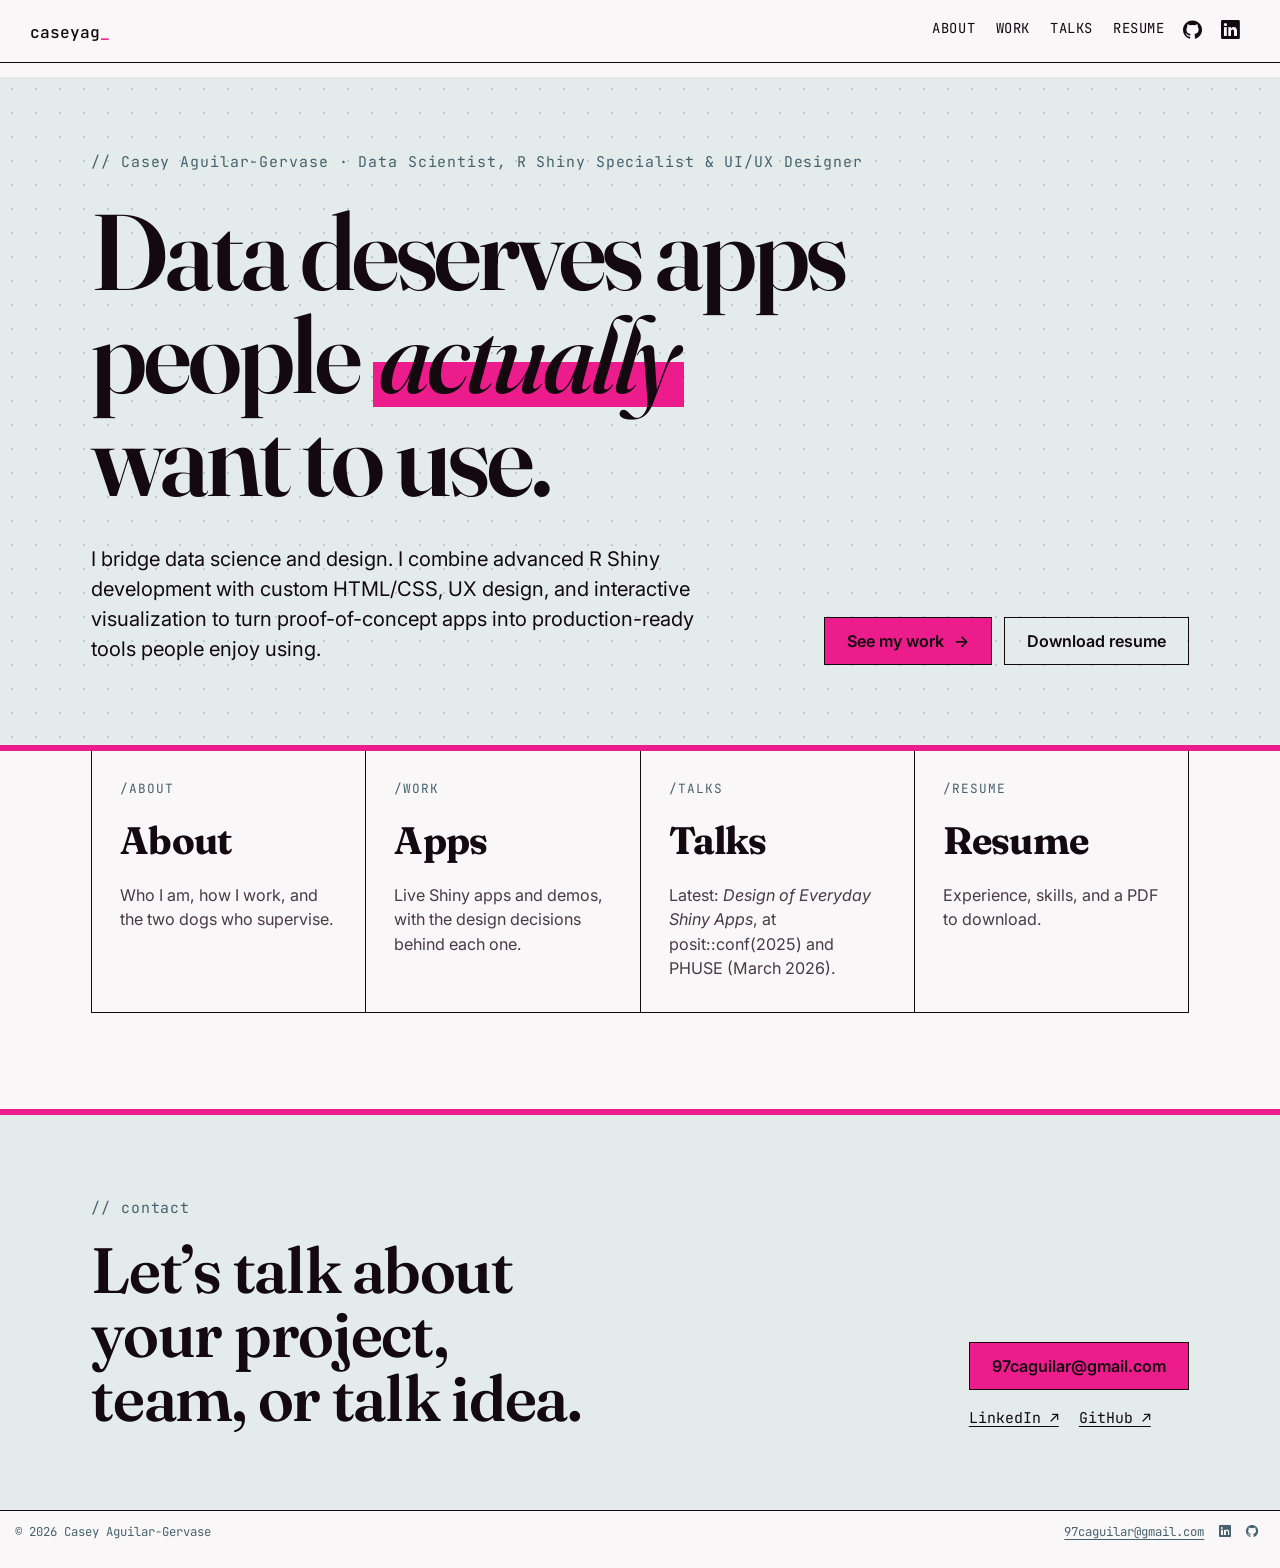
<file: index.html>
<!DOCTYPE html>
<html xmlns="http://www.w3.org/1999/xhtml" lang="en" xml:lang="en"><head>

<meta charset="utf-8">
<meta name="generator" content="quarto-1.10.18">

<meta name="viewport" content="width=device-width, initial-scale=1.0, user-scalable=yes">

<meta name="description" content="Data deserves apps people actually want to use. Data scientist, R Shiny specialist and UI/UX designer in the Indianapolis area.">

<title>Casey Aguilar-Gervase · Data Scientist, R Shiny Specialist &amp; UI/UX Designer – Casey Aguilar-Gervase</title>
<style>
/* Default styles provided by pandoc.
** See https://pandoc.org/MANUAL.html#variables-for-html for config info.
*/
span.smallcaps{font-variant: small-caps;}
div.columns{display: flex; gap: 1.5em;}
div.column{flex: auto;}
@media screen {
div.columns{gap: min(4vw, 1.5em);}
div.column{overflow-x: auto;}
}
div.hanging-indent{margin-left: 1.5em; text-indent: -1.5em;}
ul.task-list{list-style: none;}
ul.task-list li input[type="checkbox"] {
  width: 0.8em;
  margin: 0 0.8em 0.2em -1em; /* quarto-specific, see https://github.com/quarto-dev/quarto-cli/issues/4556 */ 
  vertical-align: middle;
}
</style>


<script src="site_libs/quarto-nav/quarto-nav.js"></script>
<script src="site_libs/quarto-nav/headroom.min.js"></script>
<script src="site_libs/clipboard/clipboard.min.js"></script>
<script src="site_libs/quarto-html/quarto.js" type="module"></script>
<script src="site_libs/quarto-html/tabsets/tabsets.js" type="module"></script>
<script src="site_libs/quarto-html/popper.min.js"></script>
<script src="site_libs/quarto-html/tippy.umd.min.js"></script>
<link href="site_libs/quarto-html/tippy.css" rel="stylesheet">
<link href="site_libs/quarto-html/quarto-syntax-highlighting-1467d80fe4a85ae7b6447036962995b9.css" rel="stylesheet" id="quarto-text-highlighting-styles">
<script src="site_libs/bootstrap/bootstrap.min.js"></script>
<link href="site_libs/bootstrap/bootstrap-icons.css" rel="stylesheet">
<link href="site_libs/bootstrap/bootstrap-c8d68ef37a1523f3a9774d9511a1f5e9.min.css" rel="stylesheet" append-hash="true" id="quarto-bootstrap" data-mode="light">
<script id="quarto-search-options" type="application/json">{
  "language": {
    "search-no-results-text": "No results",
    "search-matching-documents-text": "matching documents",
    "search-copy-link-title": "Copy link to search",
    "search-hide-matches-text": "Hide additional matches",
    "search-more-match-text": "more match in this document",
    "search-more-matches-text": "more matches in this document",
    "search-clear-button-title": "Clear",
    "search-text-placeholder": "",
    "search-detached-cancel-button-title": "Cancel",
    "search-submit-button-title": "Submit",
    "search-label": "Search"
  }
}</script>
<style>html{ scroll-behavior: smooth; }</style>


<meta property="og:title" content="Casey Aguilar-Gervase · Data Scientist, R Shiny Specialist &amp; UI/UX Designer">
<meta property="og:description" content="Data deserves apps people actually want to use. Data scientist, R Shiny specialist and UI/UX designer in the Indianapolis area.">
<meta property="og:image" content="https://caseyag.co/images/social-card.png">
<meta property="og:site_name" content="Casey Aguilar-Gervase">
<meta property="og:image:alt" content="Casey Aguilar-Gervase, Data Scientist, R Shiny Specialist &amp; UI/UX Designer">
<meta property="og:image:height" content="630">
<meta property="og:image:width" content="1200">
<meta name="twitter:title" content="Casey Aguilar-Gervase · Data Scientist, R Shiny Specialist &amp; UI/UX Designer">
<meta name="twitter:description" content="Data deserves apps people actually want to use. Data scientist, R Shiny specialist and UI/UX designer in the Indianapolis area.">
<meta name="twitter:image" content="https://caseyag.co/images/social-card.png">
<meta name="twitter:image:alt" content="Casey Aguilar-Gervase, Data Scientist, R Shiny Specialist &amp; UI/UX Designer">
<meta name="twitter:card" content="summary_large_image">
<meta name="twitter:image-height" content="630">
<meta name="twitter:image-width" content="1200">
</head>

<body class="nav-fixed fullcontent quarto-light">

<div id="quarto-search-results"></div>
  <header id="quarto-header" class="headroom fixed-top">
    <nav class="navbar navbar-expand-lg " data-bs-theme="dark">
      <div class="navbar-container container-fluid">
      <div class="navbar-brand-container mx-auto">
    <a class="navbar-brand" href="./index.html">
    <span class="navbar-title">caseyag</span>
    </a>
  </div>
          <button class="navbar-toggler" type="button" data-bs-toggle="collapse" data-bs-target="#navbarCollapse" aria-controls="navbarCollapse" role="menu" aria-expanded="false" aria-label="Toggle navigation" onclick="if (window.quartoToggleHeadroom) { window.quartoToggleHeadroom(); }">
  <span class="navbar-toggler-icon"></span>
</button>
          <div class="collapse navbar-collapse" id="navbarCollapse">
            <ul class="navbar-nav navbar-nav-scroll ms-auto">
  <li class="nav-item">
    <a class="nav-link" href="./about/index.html"> 
<span class="menu-text">About</span></a>
  </li>  
  <li class="nav-item">
    <a class="nav-link" href="./work/index.html"> 
<span class="menu-text">Work</span></a>
  </li>  
  <li class="nav-item">
    <a class="nav-link" href="./talks/index.html"> 
<span class="menu-text">Talks</span></a>
  </li>  
  <li class="nav-item">
    <a class="nav-link" href="./resume/index.html"> 
<span class="menu-text">Resume</span></a>
  </li>  
  <li class="nav-item compact">
    <a class="nav-link" href="https://github.com/caseyag" target="_blank"> <i class="bi bi-github" role="img" aria-label="GitHub">
</i> 
<span class="menu-text"></span></a>
  </li>  
  <li class="nav-item compact">
    <a class="nav-link" href="https://www.linkedin.com/in/casey-aguilar-gervase/" target="_blank"> <i class="bi bi-linkedin" role="img" aria-label="LinkedIn">
</i> 
<span class="menu-text"></span></a>
  </li>  
</ul>
          </div> <!-- /navcollapse -->
            <div class="quarto-navbar-tools">
</div>
      </div> <!-- /container-fluid -->
    </nav>
</header>
<!-- content -->
<div id="quarto-content" class="quarto-container page-layout-custom page-navbar">
<!-- sidebar -->
<!-- margin-sidebar -->
<!-- main -->




<div id="main" role="main">
<div class="hero">
<div class="wrap">
<p><span class="mono-label"><span aria-hidden="true">//</span> Casey Aguilar-Gervase · Data Scientist, R Shiny Specialist &amp; UI/UX Designer</span></p>
<section id="hero-heading" class="level1">
<h1>Data deserves apps people <span class="hl">actually</span> want to use.</h1>
<div class="hero-foot">
<p>I bridge data science and design. I combine advanced R Shiny development with custom HTML/CSS, UX design, and interactive visualization to turn proof-of-concept apps into production-ready tools people enjoy using.</p>
<div class="cta-row">
<p><a href="./work/index.html" class="btn-cta">See my work <span aria-hidden="true">→</span></a> <a href="resume/Casey-Aguilar-Gervase-Resume.pdf" class="btn-outline">Download resume</a></p>
</div>
</div>
</section>
</div>
</div>
<div class="wrap">
<nav class="tiles" aria-label="Sections">
  <a class="tile" href="about/index.html">
    <span class="tile-path" aria-hidden="true">/about</span>
    <span class="tile-name">About</span>
    <span class="tile-desc">Who I am, how I work, and the two dogs who supervise.</span>
  </a>
  <a class="tile" href="work/index.html">
    <span class="tile-path" aria-hidden="true">/work</span>
    <span class="tile-name">Apps</span>
    <span class="tile-desc">Live Shiny apps and demos, with the design decisions behind each one.</span>
  </a>
  <a class="tile" href="talks/index.html">
    <span class="tile-path" aria-hidden="true">/talks</span>
    <span class="tile-name">Talks</span>
    <span class="tile-desc">Latest: <em>Design of Everyday Shiny Apps</em>, at posit::conf(2025) and PHUSE (March 2026).</span>
  </a>
  <a class="tile" href="resume/index.html">
    <span class="tile-path" aria-hidden="true">/resume</span>
    <span class="tile-name">Resume</span>
    <span class="tile-desc">Experience, skills, and a PDF to download.</span>
  </a>
</nav>
</div>
<div id="contact" class="contact">
<div class="wrap contact-inner">
<div class="contact-text">
<p><span class="mono-label"><span aria-hidden="true">//</span> contact</span></p>
<section id="contact-heading" class="level2">
<h2 data-anchor-id="contact-heading">Let’s talk about your project, team, or talk idea.</h2>
</section>
</div>
<div class="contact-actions">
<p><a href="mailto:97caguilar@gmail.com" class="btn-cta">97caguilar@gmail.com</a></p>
<div class="contact-links">
<p><a href="https://www.linkedin.com/in/casey-aguilar-gervase/">LinkedIn <span aria-hidden="true">↗</span></a> <a href="https://github.com/caseyag">GitHub <span aria-hidden="true">↗</span></a></p>
</div>
</div>
</div>
</div>
</div>




<script id="quarto-html-after-body" type="application/javascript">
  window.document.addEventListener("DOMContentLoaded", function (event) {
    const isCodeAnnotation = (el) => {
      for (const clz of el.classList) {
        if (clz.startsWith('code-annotation-')) {                     
          return true;
        }
      }
      return false;
    }
    const onCopySuccess = function(e) {
      // button target
      const button = e.trigger;
      // don't keep focus
      button.blur();
      // flash "checked"
      button.classList.add('code-copy-button-checked');
      var currentTitle = button.getAttribute("title");
      button.setAttribute("title", "Copied!");
      let tooltip;
      if (window.bootstrap) {
        button.setAttribute("data-bs-toggle", "tooltip");
        button.setAttribute("data-bs-placement", "left");
        button.setAttribute("data-bs-title", "Copied!");
        tooltip = new bootstrap.Tooltip(button, 
          { trigger: "manual", 
            customClass: "code-copy-button-tooltip",
            offset: [0, -8]});
        tooltip.show();    
      }
      setTimeout(function() {
        if (tooltip) {
          tooltip.hide();
          button.removeAttribute("data-bs-title");
          button.removeAttribute("data-bs-toggle");
          button.removeAttribute("data-bs-placement");
        }
        button.setAttribute("title", currentTitle);
        button.classList.remove('code-copy-button-checked');
      }, 1000);
      // clear code selection
      e.clearSelection();
    }
    const getTextToCopy = function(trigger) {
      const outerScaffold = trigger.parentElement.cloneNode(true);
      const codeEl = outerScaffold.querySelector('code');
      for (const childEl of codeEl.children) {
        if (isCodeAnnotation(childEl)) {
          childEl.remove();
        }
      }
      return codeEl.innerText;
    }
    const clipboard = new window.ClipboardJS('.code-copy-button:not([data-in-quarto-modal])', {
      text: getTextToCopy
    });
    clipboard.on('success', onCopySuccess);
    if (window.document.getElementById('quarto-embedded-source-code-modal')) {
      const clipboardModal = new window.ClipboardJS('.code-copy-button[data-in-quarto-modal]', {
        text: getTextToCopy,
        container: window.document.getElementById('quarto-embedded-source-code-modal')
      });
      clipboardModal.on('success', onCopySuccess);
    }
      var localhostRegex = new RegExp(/^(?:http|https):\/\/localhost\:?[0-9]*\//);
      var mailtoRegex = new RegExp(/^mailto:/);
        var filterRegex = new RegExp("^https?://(caseyag\.co|caseyag\.github\.io)");
      var isInternal = (href) => {
          return filterRegex.test(href) || localhostRegex.test(href) || mailtoRegex.test(href);
      }
      // Inspect non-navigation links and adorn them if external
     var links = window.document.querySelectorAll('a[href]:not(.nav-link):not(.navbar-brand):not(.toc-action):not(.sidebar-link):not(.sidebar-item-toggle):not(.pagination-link):not(.no-external):not([aria-hidden]):not(.dropdown-item):not(.quarto-navigation-tool):not(.about-link)');
      for (var i=0; i<links.length; i++) {
        const link = links[i];
        if (!isInternal(link.href)) {
          // undo the damage that might have been done by quarto-nav.js in the case of
          // links that we want to consider external
          if (link.dataset.originalHref !== undefined) {
            link.href = link.dataset.originalHref;
          }
            // target, if specified
            link.setAttribute("target", "_blank");
            if (link.getAttribute("rel") === null) {
              link.setAttribute("rel", "noopener");
            }
        }
      }
    function tippyHover(el, contentFn, onTriggerFn, onUntriggerFn) {
      const config = {
        allowHTML: true,
        maxWidth: 500,
        delay: 100,
        arrow: false,
        appendTo: function(el) {
            return el.parentElement;
        },
        interactive: true,
        interactiveBorder: 10,
        theme: 'quarto',
        placement: 'bottom-start',
      };
      if (contentFn) {
        config.content = contentFn;
      }
      if (onTriggerFn) {
        config.onTrigger = onTriggerFn;
      }
      if (onUntriggerFn) {
        config.onUntrigger = onUntriggerFn;
      }
      window.tippy(el, config); 
    }
    const noterefs = window.document.querySelectorAll('a[role="doc-noteref"]');
    for (var i=0; i<noterefs.length; i++) {
      const ref = noterefs[i];
      tippyHover(ref, function() {
        // use id or data attribute instead here
        let href = ref.getAttribute('data-footnote-href') || ref.getAttribute('href');
        try { href = new URL(href).hash; } catch {}
        const id = href.replace(/^#\/?/, "");
        const note = window.document.getElementById(id);
        if (note) {
          return note.innerHTML;
        } else {
          return "";
        }
      });
    }
    const xrefs = window.document.querySelectorAll('a.quarto-xref');
    const processXRef = (id, note) => {
      // Strip column container classes
      const stripColumnClz = (el) => {
        el.classList.remove("page-full", "page-columns");
        if (el.children) {
          for (const child of el.children) {
            stripColumnClz(child);
          }
        }
      }
      stripColumnClz(note)
      if (id === null || id.startsWith('sec-')) {
        // Special case sections, only their first couple elements
        const container = document.createElement("div");
        if (note.children && note.children.length > 2) {
          container.appendChild(note.children[0].cloneNode(true));
          for (let i = 1; i < note.children.length; i++) {
            const child = note.children[i];
            if (child.tagName === "P" && child.innerText === "") {
              continue;
            } else {
              container.appendChild(child.cloneNode(true));
              break;
            }
          }
          if (window.Quarto?.typesetMath) {
            window.Quarto.typesetMath(container);
          }
          return container.innerHTML
        } else {
          if (window.Quarto?.typesetMath) {
            window.Quarto.typesetMath(note);
          }
          return note.innerHTML;
        }
      } else {
        // Remove any anchor links if they are present
        const anchorLink = note.querySelector('a.anchorjs-link');
        if (anchorLink) {
          anchorLink.remove();
        }
        if (window.Quarto?.typesetMath) {
          window.Quarto.typesetMath(note);
        }
        if (note.classList.contains("callout")) {
          return note.outerHTML;
        } else {
          return note.innerHTML;
        }
      }
    }
    for (var i=0; i<xrefs.length; i++) {
      const xref = xrefs[i];
      tippyHover(xref, undefined, function(instance) {
        instance.disable();
        let url = xref.getAttribute('href');
        let hash = undefined; 
        if (url.startsWith('#')) {
          hash = url;
        } else {
          try { hash = new URL(url).hash; } catch {}
        }
        if (hash) {
          const id = hash.replace(/^#\/?/, "");
          const note = window.document.getElementById(id);
          if (note !== null) {
            try {
              const html = processXRef(id, note.cloneNode(true));
              instance.setContent(html);
            } finally {
              instance.enable();
              instance.show();
            }
          } else {
            // See if we can fetch this
            fetch(url.split('#')[0])
            .then(res => res.text())
            .then(html => {
              const parser = new DOMParser();
              const htmlDoc = parser.parseFromString(html, "text/html");
              const note = htmlDoc.getElementById(id);
              if (note !== null) {
                const html = processXRef(id, note);
                instance.setContent(html);
              } 
            }).finally(() => {
              instance.enable();
              instance.show();
            });
          }
        } else {
          // See if we can fetch a full url (with no hash to target)
          // This is a special case and we should probably do some content thinning / targeting
          fetch(url)
          .then(res => res.text())
          .then(html => {
            const parser = new DOMParser();
            const htmlDoc = parser.parseFromString(html, "text/html");
            const note = htmlDoc.querySelector('main.content');
            if (note !== null) {
              // This should only happen for chapter cross references
              // (since there is no id in the URL)
              // remove the first header
              if (note.children.length > 0 && note.children[0].tagName === "HEADER") {
                note.children[0].remove();
              }
              const html = processXRef(null, note);
              instance.setContent(html);
            } 
          }).finally(() => {
            instance.enable();
            instance.show();
          });
        }
      }, function(instance) {
      });
    }
        let selectedAnnoteEl;
        const selectorForAnnotation = ( cell, annotation) => {
          let cellAttr = 'data-code-cell="' + cell + '"';
          let lineAttr = 'data-code-annotation="' +  annotation + '"';
          const selector = 'span[' + cellAttr + '][' + lineAttr + ']';
          return selector;
        }
        const selectCodeLines = (annoteEl) => {
          const doc = window.document;
          const targetCell = annoteEl.getAttribute("data-target-cell");
          const targetAnnotation = annoteEl.getAttribute("data-target-annotation");
          const annoteSpan = window.document.querySelector(selectorForAnnotation(targetCell, targetAnnotation));
          const lines = annoteSpan.getAttribute("data-code-lines").split(",");
          const lineIds = lines.map((line) => {
            return targetCell + "-" + line;
          })
          let top = null;
          let height = null;
          let parent = null;
          if (lineIds.length > 0) {
              //compute the position of the single el (top and bottom and make a div)
              const el = window.document.getElementById(lineIds[0]);
              top = el.offsetTop;
              height = el.offsetHeight;
              parent = el.parentElement.parentElement;
            if (lineIds.length > 1) {
              const lastEl = window.document.getElementById(lineIds[lineIds.length - 1]);
              const bottom = lastEl.offsetTop + lastEl.offsetHeight;
              height = bottom - top;
            }
            if (top !== null && height !== null && parent !== null) {
              // cook up a div (if necessary) and position it 
              let div = window.document.getElementById("code-annotation-line-highlight");
              if (div === null) {
                div = window.document.createElement("div");
                div.setAttribute("id", "code-annotation-line-highlight");
                div.style.position = 'absolute';
                parent.appendChild(div);
              }
              div.style.top = top - 2 + "px";
              div.style.height = height + 4 + "px";
              div.style.left = 0;
              let gutterDiv = window.document.getElementById("code-annotation-line-highlight-gutter");
              if (gutterDiv === null) {
                gutterDiv = window.document.createElement("div");
                gutterDiv.setAttribute("id", "code-annotation-line-highlight-gutter");
                gutterDiv.style.position = 'absolute';
                const codeCell = window.document.getElementById(targetCell);
                const gutter = codeCell.querySelector('.code-annotation-gutter');
                gutter.appendChild(gutterDiv);
              }
              gutterDiv.style.top = top - 2 + "px";
              gutterDiv.style.height = height + 4 + "px";
            }
            selectedAnnoteEl = annoteEl;
          }
        };
        const unselectCodeLines = () => {
          const elementsIds = ["code-annotation-line-highlight", "code-annotation-line-highlight-gutter"];
          elementsIds.forEach((elId) => {
            const div = window.document.getElementById(elId);
            if (div) {
              div.remove();
            }
          });
          selectedAnnoteEl = undefined;
        };
          // Handle positioning of the toggle
      window.addEventListener(
        "resize",
        throttle(() => {
          elRect = undefined;
          if (selectedAnnoteEl) {
            selectCodeLines(selectedAnnoteEl);
          }
        }, 10)
      );
      function throttle(fn, ms) {
      let throttle = false;
      let timer;
        return (...args) => {
          if(!throttle) { // first call gets through
              fn.apply(this, args);
              throttle = true;
          } else { // all the others get throttled
              if(timer) clearTimeout(timer); // cancel #2
              timer = setTimeout(() => {
                fn.apply(this, args);
                timer = throttle = false;
              }, ms);
          }
        };
      }
        // Attach click handler to the DT
        const annoteDls = window.document.querySelectorAll('dt[data-target-cell]');
        for (const annoteDlNode of annoteDls) {
          annoteDlNode.addEventListener('click', (event) => {
            const clickedEl = event.target;
            if (clickedEl !== selectedAnnoteEl) {
              unselectCodeLines();
              const activeEl = window.document.querySelector('dt[data-target-cell].code-annotation-active');
              if (activeEl) {
                activeEl.classList.remove('code-annotation-active');
              }
              selectCodeLines(clickedEl);
              clickedEl.classList.add('code-annotation-active');
            } else {
              // Unselect the line
              unselectCodeLines();
              clickedEl.classList.remove('code-annotation-active');
            }
          });
        }
    const findCites = (el) => {
      const parentEl = el.parentElement;
      if (parentEl) {
        const cites = parentEl.dataset.cites;
        if (cites) {
          return {
            el,
            cites: cites.split(' ')
          };
        } else {
          return findCites(el.parentElement)
        }
      } else {
        return undefined;
      }
    };
    var bibliorefs = window.document.querySelectorAll('a[role="doc-biblioref"]');
    for (var i=0; i<bibliorefs.length; i++) {
      const ref = bibliorefs[i];
      const citeInfo = findCites(ref);
      if (citeInfo) {
        tippyHover(citeInfo.el, function() {
          var popup = window.document.createElement('div');
          citeInfo.cites.forEach(function(cite) {
            var citeDiv = window.document.createElement('div');
            citeDiv.classList.add('hanging-indent');
            citeDiv.classList.add('csl-entry');
            var biblioDiv = window.document.getElementById('ref-' + cite);
            if (biblioDiv) {
              citeDiv.innerHTML = biblioDiv.innerHTML;
            }
            popup.appendChild(citeDiv);
          });
          return popup.innerHTML;
        });
      }
    }
  });
  </script>
</div> <!-- /content -->
<footer class="footer">
  <div class="nav-footer">
    <div class="nav-footer-left">
<p>© 2026 Casey Aguilar-Gervase</p>
</div>   
    <div class="nav-footer-center">
      &nbsp;
    </div>
    <div class="nav-footer-right">
      <ul class="footer-items list-unstyled">
    <li class="nav-item">
    <a class="nav-link" href="mailto:97caguilar@gmail.com">
<p>97caguilar@gmail.com</p>
</a>
  </li>  
    <li class="nav-item compact">
    <a class="nav-link" href="https://www.linkedin.com/in/casey-aguilar-gervase/" target="_blank">
      <i class="bi bi-linkedin" role="img" aria-label="LinkedIn">
</i> 
    </a>
  </li>  
    <li class="nav-item compact">
    <a class="nav-link" href="https://github.com/caseyag" target="_blank">
      <i class="bi bi-github" role="img" aria-label="GitHub">
</i> 
    </a>
  </li>  
</ul>
    </div>
  </div>
</footer>




<script src="site_libs/quarto-html/zenscroll-min.js"></script>
</body></html>
</file>
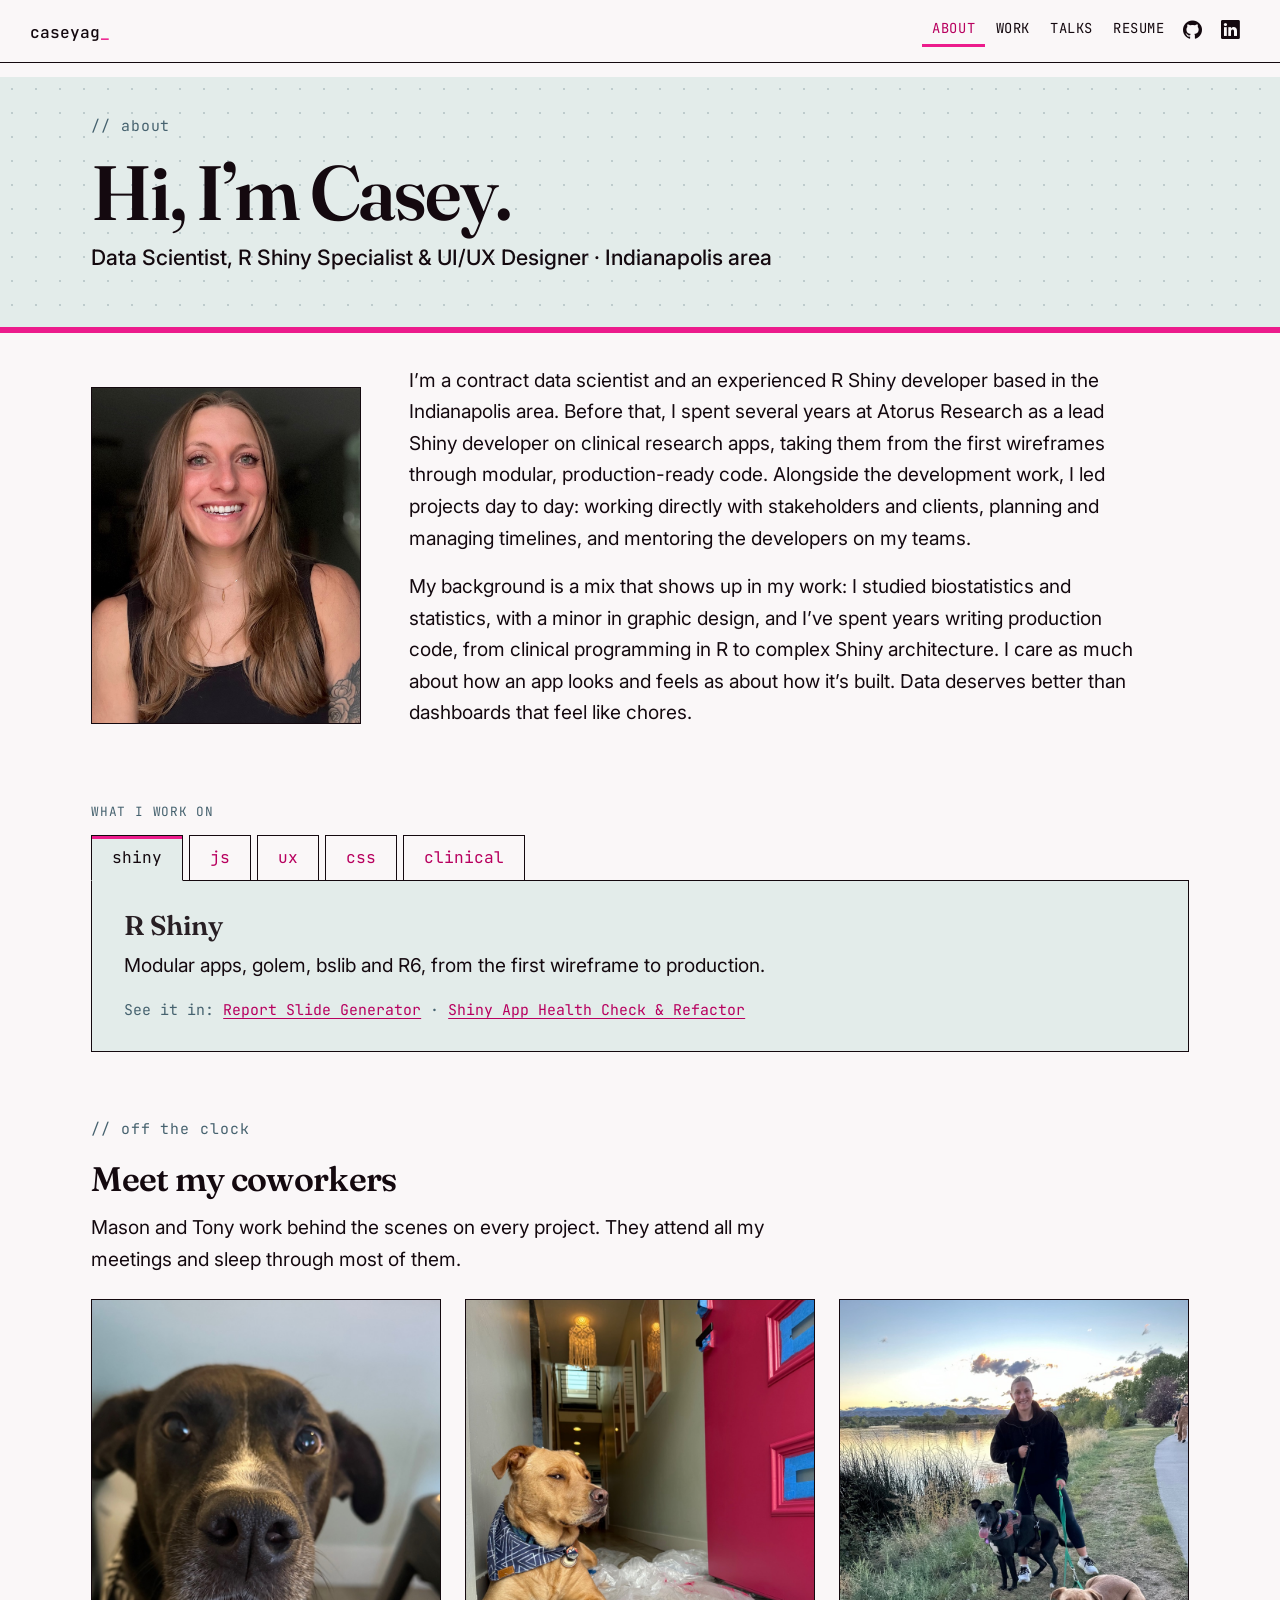
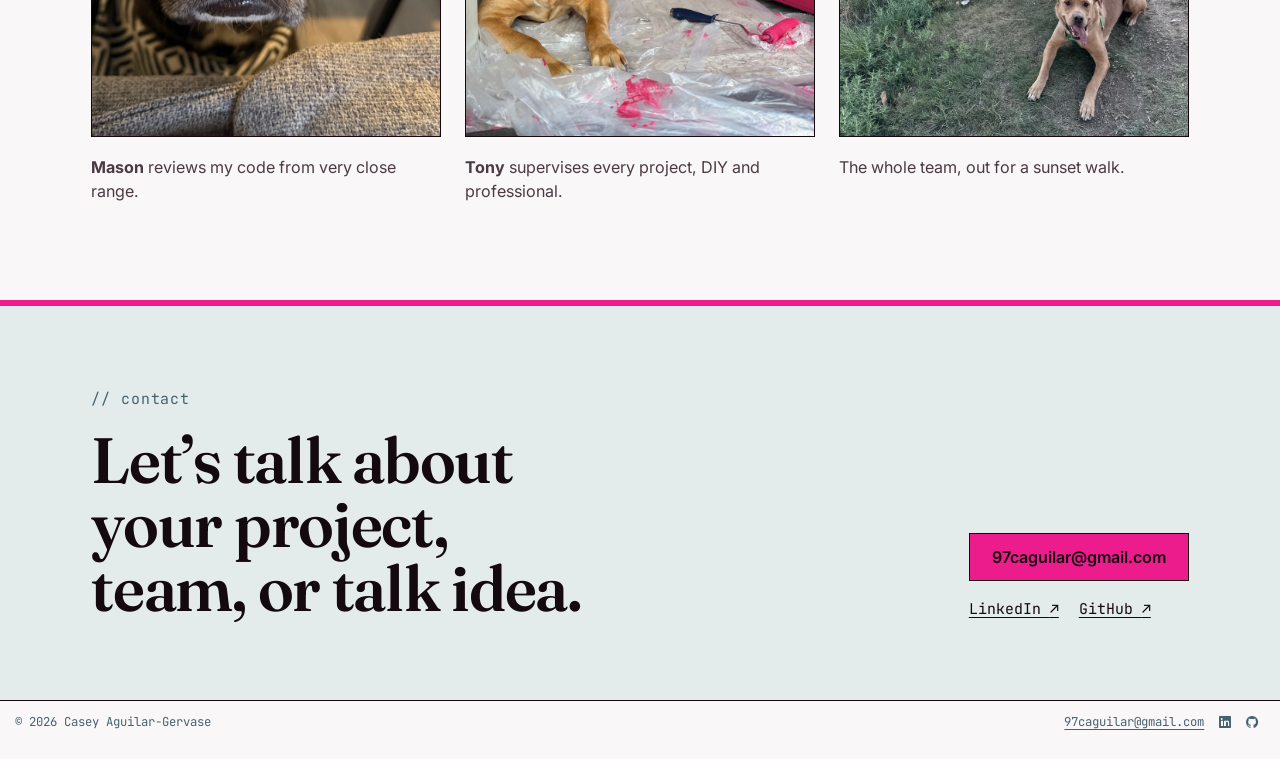
<file: about/index.html>
<!DOCTYPE html>
<html xmlns="http://www.w3.org/1999/xhtml" lang="en" xml:lang="en"><head>

<meta charset="utf-8">
<meta name="generator" content="quarto-1.10.18">

<meta name="viewport" content="width=device-width, initial-scale=1.0, user-scalable=yes">

<meta name="description" content="Casey Aguilar-Gervase: data scientist and R Shiny developer in the Indianapolis area, with a background in biostatistics and graphic design.">

<title>About · Casey Aguilar-Gervase – Casey Aguilar-Gervase</title>
<style>
/* Default styles provided by pandoc.
** See https://pandoc.org/MANUAL.html#variables-for-html for config info.
*/
span.smallcaps{font-variant: small-caps;}
div.columns{display: flex; gap: 1.5em;}
div.column{flex: auto;}
@media screen {
div.columns{gap: min(4vw, 1.5em);}
div.column{overflow-x: auto;}
}
div.hanging-indent{margin-left: 1.5em; text-indent: -1.5em;}
ul.task-list{list-style: none;}
ul.task-list li input[type="checkbox"] {
  width: 0.8em;
  margin: 0 0.8em 0.2em -1em; /* quarto-specific, see https://github.com/quarto-dev/quarto-cli/issues/4556 */ 
  vertical-align: middle;
}
</style>


<script src="../site_libs/quarto-nav/quarto-nav.js"></script>
<script src="../site_libs/quarto-nav/headroom.min.js"></script>
<script src="../site_libs/clipboard/clipboard.min.js"></script>
<script src="../site_libs/quarto-html/quarto.js" type="module"></script>
<script src="../site_libs/quarto-html/tabsets/tabsets.js" type="module"></script>
<script src="../site_libs/quarto-html/popper.min.js"></script>
<script src="../site_libs/quarto-html/tippy.umd.min.js"></script>
<link href="../site_libs/quarto-html/tippy.css" rel="stylesheet">
<link href="../site_libs/quarto-html/quarto-syntax-highlighting-1467d80fe4a85ae7b6447036962995b9.css" rel="stylesheet" id="quarto-text-highlighting-styles">
<script src="../site_libs/bootstrap/bootstrap.min.js"></script>
<link href="../site_libs/bootstrap/bootstrap-icons.css" rel="stylesheet">
<link href="../site_libs/bootstrap/bootstrap-c8d68ef37a1523f3a9774d9511a1f5e9.min.css" rel="stylesheet" append-hash="true" id="quarto-bootstrap" data-mode="light">
<script id="quarto-search-options" type="application/json">{
  "language": {
    "search-no-results-text": "No results",
    "search-matching-documents-text": "matching documents",
    "search-copy-link-title": "Copy link to search",
    "search-hide-matches-text": "Hide additional matches",
    "search-more-match-text": "more match in this document",
    "search-more-matches-text": "more matches in this document",
    "search-clear-button-title": "Clear",
    "search-text-placeholder": "",
    "search-detached-cancel-button-title": "Cancel",
    "search-submit-button-title": "Submit",
    "search-label": "Search"
  }
}</script>
<style>html{ scroll-behavior: smooth; }</style>


<meta property="og:title" content="About · Casey Aguilar-Gervase">
<meta property="og:description" content="Casey Aguilar-Gervase: data scientist and R Shiny developer in the Indianapolis area, with a background in biostatistics and graphic design.">
<meta property="og:image" content="https://caseyag.co/images/social-card.png">
<meta property="og:site_name" content="Casey Aguilar-Gervase">
<meta property="og:image:alt" content="Casey Aguilar-Gervase, Data Scientist, R Shiny Specialist &amp; UI/UX Designer">
<meta property="og:image:height" content="630">
<meta property="og:image:width" content="1200">
<meta name="twitter:title" content="About · Casey Aguilar-Gervase">
<meta name="twitter:description" content="Casey Aguilar-Gervase: data scientist and R Shiny developer in the Indianapolis area, with a background in biostatistics and graphic design.">
<meta name="twitter:image" content="https://caseyag.co/images/social-card.png">
<meta name="twitter:image:alt" content="Casey Aguilar-Gervase, Data Scientist, R Shiny Specialist &amp; UI/UX Designer">
<meta name="twitter:card" content="summary_large_image">
<meta name="twitter:image-height" content="630">
<meta name="twitter:image-width" content="1200">
</head>

<body class="nav-fixed fullcontent quarto-light">

<div id="quarto-search-results"></div>
  <header id="quarto-header" class="headroom fixed-top">
    <nav class="navbar navbar-expand-lg " data-bs-theme="dark">
      <div class="navbar-container container-fluid">
      <div class="navbar-brand-container mx-auto">
    <a class="navbar-brand" href="../index.html">
    <span class="navbar-title">caseyag</span>
    </a>
  </div>
          <button class="navbar-toggler" type="button" data-bs-toggle="collapse" data-bs-target="#navbarCollapse" aria-controls="navbarCollapse" role="menu" aria-expanded="false" aria-label="Toggle navigation" onclick="if (window.quartoToggleHeadroom) { window.quartoToggleHeadroom(); }">
  <span class="navbar-toggler-icon"></span>
</button>
          <div class="collapse navbar-collapse" id="navbarCollapse">
            <ul class="navbar-nav navbar-nav-scroll ms-auto">
  <li class="nav-item">
    <a class="nav-link active" href="../about/index.html" aria-current="page"> 
<span class="menu-text">About</span></a>
  </li>  
  <li class="nav-item">
    <a class="nav-link" href="../work/index.html"> 
<span class="menu-text">Work</span></a>
  </li>  
  <li class="nav-item">
    <a class="nav-link" href="../talks/index.html"> 
<span class="menu-text">Talks</span></a>
  </li>  
  <li class="nav-item">
    <a class="nav-link" href="../resume/index.html"> 
<span class="menu-text">Resume</span></a>
  </li>  
  <li class="nav-item compact">
    <a class="nav-link" href="https://github.com/caseyag" target="_blank"> <i class="bi bi-github" role="img" aria-label="GitHub">
</i> 
<span class="menu-text"></span></a>
  </li>  
  <li class="nav-item compact">
    <a class="nav-link" href="https://www.linkedin.com/in/casey-aguilar-gervase/" target="_blank"> <i class="bi bi-linkedin" role="img" aria-label="LinkedIn">
</i> 
<span class="menu-text"></span></a>
  </li>  
</ul>
          </div> <!-- /navcollapse -->
            <div class="quarto-navbar-tools">
</div>
      </div> <!-- /container-fluid -->
    </nav>
</header>
<!-- content -->
<div id="quarto-content" class="quarto-container page-layout-custom page-navbar">
<!-- sidebar -->
<!-- margin-sidebar -->
<!-- main -->




<div id="main" role="main">
<div class="hero hero-compact hero-about">
<div class="wrap">
<p><span class="mono-label"><span aria-hidden="true">//</span> about</span></p>
<section id="about-title" class="level1">
<h1>Hi, I’m Casey.</h1>
<p><span class="resume-title">Data Scientist, R Shiny Specialist &amp; UI/UX Designer · Indianapolis area</span></p>
</section>
</div>
</div>
<div id="about" class="wrap page-section">
<div class="about">
<img class="about-photo" src="../images/headshot.jpg" alt="Casey Aguilar-Gervase smiling, with long light-brown hair, against a dark background" width="933" height="1200">
<div class="about-body">
<p>I’m a contract data scientist and an experienced R Shiny developer based in the Indianapolis area. Before that, I spent several years at Atorus Research as a lead Shiny developer on clinical research apps, taking them from the first wireframes through modular, production-ready code. Alongside the development work, I led projects day to day: working directly with stakeholders and clients, planning and managing timelines, and mentoring the developers on my teams.</p>
<p>My background is a mix that shows up in my work: I studied biostatistics and statistics, with a minor in graphic design, and I’ve spent years writing production code, from clinical programming in R to complex Shiny architecture. I care as much about how an app looks and feels as about how it’s built. Data deserves better than dashboards that feel like chores.</p>
</div>
</div>
<div class="folder" id="work-on">
  <p class="mono-label folder-label" id="work-on-label">What I work on</p>
  <div class="folder-tabs" role="tablist" aria-labelledby="work-on-label">
    <button type="button" role="tab" id="tab-shiny" aria-controls="panel-shiny" aria-selected="true" tabindex="0">shiny</button>
    <button type="button" role="tab" id="tab-js" aria-controls="panel-js" aria-selected="false" tabindex="-1">js</button>
    <button type="button" role="tab" id="tab-ux" aria-controls="panel-ux" aria-selected="false" tabindex="-1">ux</button>
    <button type="button" role="tab" id="tab-css" aria-controls="panel-css" aria-selected="false" tabindex="-1">css</button>
    <button type="button" role="tab" id="tab-clinical" aria-controls="panel-clinical" aria-selected="false" tabindex="-1">clinical</button>
  </div>
  <div class="folder-panel" role="tabpanel" id="panel-shiny" aria-labelledby="tab-shiny" tabindex="0">
    <h3>R Shiny</h3>
    <p>Modular apps, golem, bslib and R6, from the first wireframe to production.</p>
    <p class="folder-seen"><span>See it in:</span> <a href="../work/report-generator/index.html">Report Slide Generator</a> · <a href="../work/app-refactor/index.html">Shiny App Health Check &amp; Refactor</a></p>
  </div>
  <div class="folder-panel" role="tabpanel" id="panel-js" aria-labelledby="tab-js" tabindex="0" hidden="">
    <h3>JavaScript &amp; htmlwidgets</h3>
    <p>Custom htmlwidgets, JavaScript and D3 for charts and tables that go beyond what R packages offer.</p>
    <p class="folder-seen"><span>See it in:</span> <a href="../work/biomarker-explorer/index.html">Biomarker Explorer</a> · <a href="../work/handsome-table/index.html">Handsome Table</a></p>
  </div>
  <div class="folder-panel" role="tabpanel" id="panel-ux" aria-labelledby="tab-ux" tabindex="0" hidden="">
    <h3>UI/UX design</h3>
    <p>Talking with stakeholders and turning those conversations into clear feature requirements. User research, wireframes, prototypes and style guides, designed in Figma or Claude Design.</p>
  </div>
  <div class="folder-panel" role="tabpanel" id="panel-css" aria-labelledby="tab-css" tabindex="0" hidden="">
    <h3>HTML &amp; CSS</h3>
    <p>Custom HTML and CSS for branded, polished interfaces that feel like the client's own tools.</p>
  </div>
  <div class="folder-panel" role="tabpanel" id="panel-clinical" aria-labelledby="tab-clinical" tabindex="0" hidden="">
    <h3>Clinical data</h3>
    <p>CDISC, PK/PD, and tables, listings and figures, from my biostatistics and clinical programming background.</p>
  </div>
</div>
<script>
(function () {
  var tabs = Array.prototype.slice.call(document.querySelectorAll('#work-on [role="tab"]'));
  function select(tab, focus) {
    tabs.forEach(function (t) {
      var on = t === tab;
      t.setAttribute('aria-selected', on ? 'true' : 'false');
      t.tabIndex = on ? 0 : -1;
      document.getElementById(t.getAttribute('aria-controls')).hidden = !on;
    });
    if (focus) tab.focus();
  }
  tabs.forEach(function (tab, i) {
    tab.addEventListener('click', function () { select(tab, false); });
    tab.addEventListener('keydown', function (e) {
      var next = null;
      if (e.key === 'ArrowRight') next = tabs[(i + 1) % tabs.length];
      else if (e.key === 'ArrowLeft') next = tabs[(i - 1 + tabs.length) % tabs.length];
      else if (e.key === 'Home') next = tabs[0];
      else if (e.key === 'End') next = tabs[tabs.length - 1];
      if (next) { e.preventDefault(); select(next, true); }
    });
  });
})();
</script>
<div class="dogs">
<p><span class="mono-label"><span aria-hidden="true">//</span> off the clock</span></p>
<section id="dogs-heading" class="level2">
<h2 data-anchor-id="dogs-heading">Meet my coworkers</h2>
<p>Mason and Tony work behind the scenes on every project. They attend all my meetings and sleep through most of them.</p>
<div class="dogs-grid">
  <figure class="figure">
    <img src="../images/dog-mason.jpg" alt="Mason, a black dog with a white muzzle, staring into the camera from beside the couch" width="1200" height="1014" loading="lazy" class="figure-img">
    <figcaption><strong>Mason</strong> reviews my code from very close range.</figcaption>
  </figure>
  <figure class="figure">
    <img src="../images/dog-tony.jpg" alt="Tony, a tan dog in a blue bandana, lying on a drop cloth next to a freshly painted magenta door" width="900" height="1200" loading="lazy" class="figure-img">
    <figcaption><strong>Tony</strong> supervises every project, DIY and professional.</figcaption>
  </figure>
  <figure class="figure">
    <img src="../images/dogs-walk.jpg" alt="Casey on a lakeside path at sunset with Mason and Tony on leashes" width="900" height="1200" loading="lazy" class="figure-img">
    <figcaption>The whole team, out for a sunset walk.</figcaption>
  </figure>
</div>
</section>
</div>
</div>
<div id="contact" class="contact">
<div class="wrap contact-inner">
<div class="contact-text">
<p><span class="mono-label"><span aria-hidden="true">//</span> contact</span></p>
<section id="contact-heading" class="level2">
<h2 data-anchor-id="contact-heading">Let’s talk about your project, team, or talk idea.</h2>
</section>
</div>
<div class="contact-actions">
<p><a href="mailto:97caguilar@gmail.com" class="btn-cta">97caguilar@gmail.com</a></p>
<div class="contact-links">
<p><a href="https://www.linkedin.com/in/casey-aguilar-gervase/">LinkedIn <span aria-hidden="true">↗</span></a> <a href="https://github.com/caseyag">GitHub <span aria-hidden="true">↗</span></a></p>
</div>
</div>
</div>
</div>
</div>




<script id="quarto-html-after-body" type="application/javascript">
  window.document.addEventListener("DOMContentLoaded", function (event) {
    const isCodeAnnotation = (el) => {
      for (const clz of el.classList) {
        if (clz.startsWith('code-annotation-')) {                     
          return true;
        }
      }
      return false;
    }
    const onCopySuccess = function(e) {
      // button target
      const button = e.trigger;
      // don't keep focus
      button.blur();
      // flash "checked"
      button.classList.add('code-copy-button-checked');
      var currentTitle = button.getAttribute("title");
      button.setAttribute("title", "Copied!");
      let tooltip;
      if (window.bootstrap) {
        button.setAttribute("data-bs-toggle", "tooltip");
        button.setAttribute("data-bs-placement", "left");
        button.setAttribute("data-bs-title", "Copied!");
        tooltip = new bootstrap.Tooltip(button, 
          { trigger: "manual", 
            customClass: "code-copy-button-tooltip",
            offset: [0, -8]});
        tooltip.show();    
      }
      setTimeout(function() {
        if (tooltip) {
          tooltip.hide();
          button.removeAttribute("data-bs-title");
          button.removeAttribute("data-bs-toggle");
          button.removeAttribute("data-bs-placement");
        }
        button.setAttribute("title", currentTitle);
        button.classList.remove('code-copy-button-checked');
      }, 1000);
      // clear code selection
      e.clearSelection();
    }
    const getTextToCopy = function(trigger) {
      const outerScaffold = trigger.parentElement.cloneNode(true);
      const codeEl = outerScaffold.querySelector('code');
      for (const childEl of codeEl.children) {
        if (isCodeAnnotation(childEl)) {
          childEl.remove();
        }
      }
      return codeEl.innerText;
    }
    const clipboard = new window.ClipboardJS('.code-copy-button:not([data-in-quarto-modal])', {
      text: getTextToCopy
    });
    clipboard.on('success', onCopySuccess);
    if (window.document.getElementById('quarto-embedded-source-code-modal')) {
      const clipboardModal = new window.ClipboardJS('.code-copy-button[data-in-quarto-modal]', {
        text: getTextToCopy,
        container: window.document.getElementById('quarto-embedded-source-code-modal')
      });
      clipboardModal.on('success', onCopySuccess);
    }
      var localhostRegex = new RegExp(/^(?:http|https):\/\/localhost\:?[0-9]*\//);
      var mailtoRegex = new RegExp(/^mailto:/);
        var filterRegex = new RegExp("^https?://(caseyag\.co|caseyag\.github\.io)");
      var isInternal = (href) => {
          return filterRegex.test(href) || localhostRegex.test(href) || mailtoRegex.test(href);
      }
      // Inspect non-navigation links and adorn them if external
     var links = window.document.querySelectorAll('a[href]:not(.nav-link):not(.navbar-brand):not(.toc-action):not(.sidebar-link):not(.sidebar-item-toggle):not(.pagination-link):not(.no-external):not([aria-hidden]):not(.dropdown-item):not(.quarto-navigation-tool):not(.about-link)');
      for (var i=0; i<links.length; i++) {
        const link = links[i];
        if (!isInternal(link.href)) {
          // undo the damage that might have been done by quarto-nav.js in the case of
          // links that we want to consider external
          if (link.dataset.originalHref !== undefined) {
            link.href = link.dataset.originalHref;
          }
            // target, if specified
            link.setAttribute("target", "_blank");
            if (link.getAttribute("rel") === null) {
              link.setAttribute("rel", "noopener");
            }
        }
      }
    function tippyHover(el, contentFn, onTriggerFn, onUntriggerFn) {
      const config = {
        allowHTML: true,
        maxWidth: 500,
        delay: 100,
        arrow: false,
        appendTo: function(el) {
            return el.parentElement;
        },
        interactive: true,
        interactiveBorder: 10,
        theme: 'quarto',
        placement: 'bottom-start',
      };
      if (contentFn) {
        config.content = contentFn;
      }
      if (onTriggerFn) {
        config.onTrigger = onTriggerFn;
      }
      if (onUntriggerFn) {
        config.onUntrigger = onUntriggerFn;
      }
      window.tippy(el, config); 
    }
    const noterefs = window.document.querySelectorAll('a[role="doc-noteref"]');
    for (var i=0; i<noterefs.length; i++) {
      const ref = noterefs[i];
      tippyHover(ref, function() {
        // use id or data attribute instead here
        let href = ref.getAttribute('data-footnote-href') || ref.getAttribute('href');
        try { href = new URL(href).hash; } catch {}
        const id = href.replace(/^#\/?/, "");
        const note = window.document.getElementById(id);
        if (note) {
          return note.innerHTML;
        } else {
          return "";
        }
      });
    }
    const xrefs = window.document.querySelectorAll('a.quarto-xref');
    const processXRef = (id, note) => {
      // Strip column container classes
      const stripColumnClz = (el) => {
        el.classList.remove("page-full", "page-columns");
        if (el.children) {
          for (const child of el.children) {
            stripColumnClz(child);
          }
        }
      }
      stripColumnClz(note)
      if (id === null || id.startsWith('sec-')) {
        // Special case sections, only their first couple elements
        const container = document.createElement("div");
        if (note.children && note.children.length > 2) {
          container.appendChild(note.children[0].cloneNode(true));
          for (let i = 1; i < note.children.length; i++) {
            const child = note.children[i];
            if (child.tagName === "P" && child.innerText === "") {
              continue;
            } else {
              container.appendChild(child.cloneNode(true));
              break;
            }
          }
          if (window.Quarto?.typesetMath) {
            window.Quarto.typesetMath(container);
          }
          return container.innerHTML
        } else {
          if (window.Quarto?.typesetMath) {
            window.Quarto.typesetMath(note);
          }
          return note.innerHTML;
        }
      } else {
        // Remove any anchor links if they are present
        const anchorLink = note.querySelector('a.anchorjs-link');
        if (anchorLink) {
          anchorLink.remove();
        }
        if (window.Quarto?.typesetMath) {
          window.Quarto.typesetMath(note);
        }
        if (note.classList.contains("callout")) {
          return note.outerHTML;
        } else {
          return note.innerHTML;
        }
      }
    }
    for (var i=0; i<xrefs.length; i++) {
      const xref = xrefs[i];
      tippyHover(xref, undefined, function(instance) {
        instance.disable();
        let url = xref.getAttribute('href');
        let hash = undefined; 
        if (url.startsWith('#')) {
          hash = url;
        } else {
          try { hash = new URL(url).hash; } catch {}
        }
        if (hash) {
          const id = hash.replace(/^#\/?/, "");
          const note = window.document.getElementById(id);
          if (note !== null) {
            try {
              const html = processXRef(id, note.cloneNode(true));
              instance.setContent(html);
            } finally {
              instance.enable();
              instance.show();
            }
          } else {
            // See if we can fetch this
            fetch(url.split('#')[0])
            .then(res => res.text())
            .then(html => {
              const parser = new DOMParser();
              const htmlDoc = parser.parseFromString(html, "text/html");
              const note = htmlDoc.getElementById(id);
              if (note !== null) {
                const html = processXRef(id, note);
                instance.setContent(html);
              } 
            }).finally(() => {
              instance.enable();
              instance.show();
            });
          }
        } else {
          // See if we can fetch a full url (with no hash to target)
          // This is a special case and we should probably do some content thinning / targeting
          fetch(url)
          .then(res => res.text())
          .then(html => {
            const parser = new DOMParser();
            const htmlDoc = parser.parseFromString(html, "text/html");
            const note = htmlDoc.querySelector('main.content');
            if (note !== null) {
              // This should only happen for chapter cross references
              // (since there is no id in the URL)
              // remove the first header
              if (note.children.length > 0 && note.children[0].tagName === "HEADER") {
                note.children[0].remove();
              }
              const html = processXRef(null, note);
              instance.setContent(html);
            } 
          }).finally(() => {
            instance.enable();
            instance.show();
          });
        }
      }, function(instance) {
      });
    }
        let selectedAnnoteEl;
        const selectorForAnnotation = ( cell, annotation) => {
          let cellAttr = 'data-code-cell="' + cell + '"';
          let lineAttr = 'data-code-annotation="' +  annotation + '"';
          const selector = 'span[' + cellAttr + '][' + lineAttr + ']';
          return selector;
        }
        const selectCodeLines = (annoteEl) => {
          const doc = window.document;
          const targetCell = annoteEl.getAttribute("data-target-cell");
          const targetAnnotation = annoteEl.getAttribute("data-target-annotation");
          const annoteSpan = window.document.querySelector(selectorForAnnotation(targetCell, targetAnnotation));
          const lines = annoteSpan.getAttribute("data-code-lines").split(",");
          const lineIds = lines.map((line) => {
            return targetCell + "-" + line;
          })
          let top = null;
          let height = null;
          let parent = null;
          if (lineIds.length > 0) {
              //compute the position of the single el (top and bottom and make a div)
              const el = window.document.getElementById(lineIds[0]);
              top = el.offsetTop;
              height = el.offsetHeight;
              parent = el.parentElement.parentElement;
            if (lineIds.length > 1) {
              const lastEl = window.document.getElementById(lineIds[lineIds.length - 1]);
              const bottom = lastEl.offsetTop + lastEl.offsetHeight;
              height = bottom - top;
            }
            if (top !== null && height !== null && parent !== null) {
              // cook up a div (if necessary) and position it 
              let div = window.document.getElementById("code-annotation-line-highlight");
              if (div === null) {
                div = window.document.createElement("div");
                div.setAttribute("id", "code-annotation-line-highlight");
                div.style.position = 'absolute';
                parent.appendChild(div);
              }
              div.style.top = top - 2 + "px";
              div.style.height = height + 4 + "px";
              div.style.left = 0;
              let gutterDiv = window.document.getElementById("code-annotation-line-highlight-gutter");
              if (gutterDiv === null) {
                gutterDiv = window.document.createElement("div");
                gutterDiv.setAttribute("id", "code-annotation-line-highlight-gutter");
                gutterDiv.style.position = 'absolute';
                const codeCell = window.document.getElementById(targetCell);
                const gutter = codeCell.querySelector('.code-annotation-gutter');
                gutter.appendChild(gutterDiv);
              }
              gutterDiv.style.top = top - 2 + "px";
              gutterDiv.style.height = height + 4 + "px";
            }
            selectedAnnoteEl = annoteEl;
          }
        };
        const unselectCodeLines = () => {
          const elementsIds = ["code-annotation-line-highlight", "code-annotation-line-highlight-gutter"];
          elementsIds.forEach((elId) => {
            const div = window.document.getElementById(elId);
            if (div) {
              div.remove();
            }
          });
          selectedAnnoteEl = undefined;
        };
          // Handle positioning of the toggle
      window.addEventListener(
        "resize",
        throttle(() => {
          elRect = undefined;
          if (selectedAnnoteEl) {
            selectCodeLines(selectedAnnoteEl);
          }
        }, 10)
      );
      function throttle(fn, ms) {
      let throttle = false;
      let timer;
        return (...args) => {
          if(!throttle) { // first call gets through
              fn.apply(this, args);
              throttle = true;
          } else { // all the others get throttled
              if(timer) clearTimeout(timer); // cancel #2
              timer = setTimeout(() => {
                fn.apply(this, args);
                timer = throttle = false;
              }, ms);
          }
        };
      }
        // Attach click handler to the DT
        const annoteDls = window.document.querySelectorAll('dt[data-target-cell]');
        for (const annoteDlNode of annoteDls) {
          annoteDlNode.addEventListener('click', (event) => {
            const clickedEl = event.target;
            if (clickedEl !== selectedAnnoteEl) {
              unselectCodeLines();
              const activeEl = window.document.querySelector('dt[data-target-cell].code-annotation-active');
              if (activeEl) {
                activeEl.classList.remove('code-annotation-active');
              }
              selectCodeLines(clickedEl);
              clickedEl.classList.add('code-annotation-active');
            } else {
              // Unselect the line
              unselectCodeLines();
              clickedEl.classList.remove('code-annotation-active');
            }
          });
        }
    const findCites = (el) => {
      const parentEl = el.parentElement;
      if (parentEl) {
        const cites = parentEl.dataset.cites;
        if (cites) {
          return {
            el,
            cites: cites.split(' ')
          };
        } else {
          return findCites(el.parentElement)
        }
      } else {
        return undefined;
      }
    };
    var bibliorefs = window.document.querySelectorAll('a[role="doc-biblioref"]');
    for (var i=0; i<bibliorefs.length; i++) {
      const ref = bibliorefs[i];
      const citeInfo = findCites(ref);
      if (citeInfo) {
        tippyHover(citeInfo.el, function() {
          var popup = window.document.createElement('div');
          citeInfo.cites.forEach(function(cite) {
            var citeDiv = window.document.createElement('div');
            citeDiv.classList.add('hanging-indent');
            citeDiv.classList.add('csl-entry');
            var biblioDiv = window.document.getElementById('ref-' + cite);
            if (biblioDiv) {
              citeDiv.innerHTML = biblioDiv.innerHTML;
            }
            popup.appendChild(citeDiv);
          });
          return popup.innerHTML;
        });
      }
    }
  });
  </script>
</div> <!-- /content -->
<footer class="footer">
  <div class="nav-footer">
    <div class="nav-footer-left">
<p>© 2026 Casey Aguilar-Gervase</p>
</div>   
    <div class="nav-footer-center">
      &nbsp;
    </div>
    <div class="nav-footer-right">
      <ul class="footer-items list-unstyled">
    <li class="nav-item">
    <a class="nav-link" href="mailto:97caguilar@gmail.com">
<p>97caguilar@gmail.com</p>
</a>
  </li>  
    <li class="nav-item compact">
    <a class="nav-link" href="https://www.linkedin.com/in/casey-aguilar-gervase/" target="_blank">
      <i class="bi bi-linkedin" role="img" aria-label="LinkedIn">
</i> 
    </a>
  </li>  
    <li class="nav-item compact">
    <a class="nav-link" href="https://github.com/caseyag" target="_blank">
      <i class="bi bi-github" role="img" aria-label="GitHub">
</i> 
    </a>
  </li>  
</ul>
    </div>
  </div>
</footer>




<script src="../site_libs/quarto-html/zenscroll-min.js"></script>
</body></html>
</file>
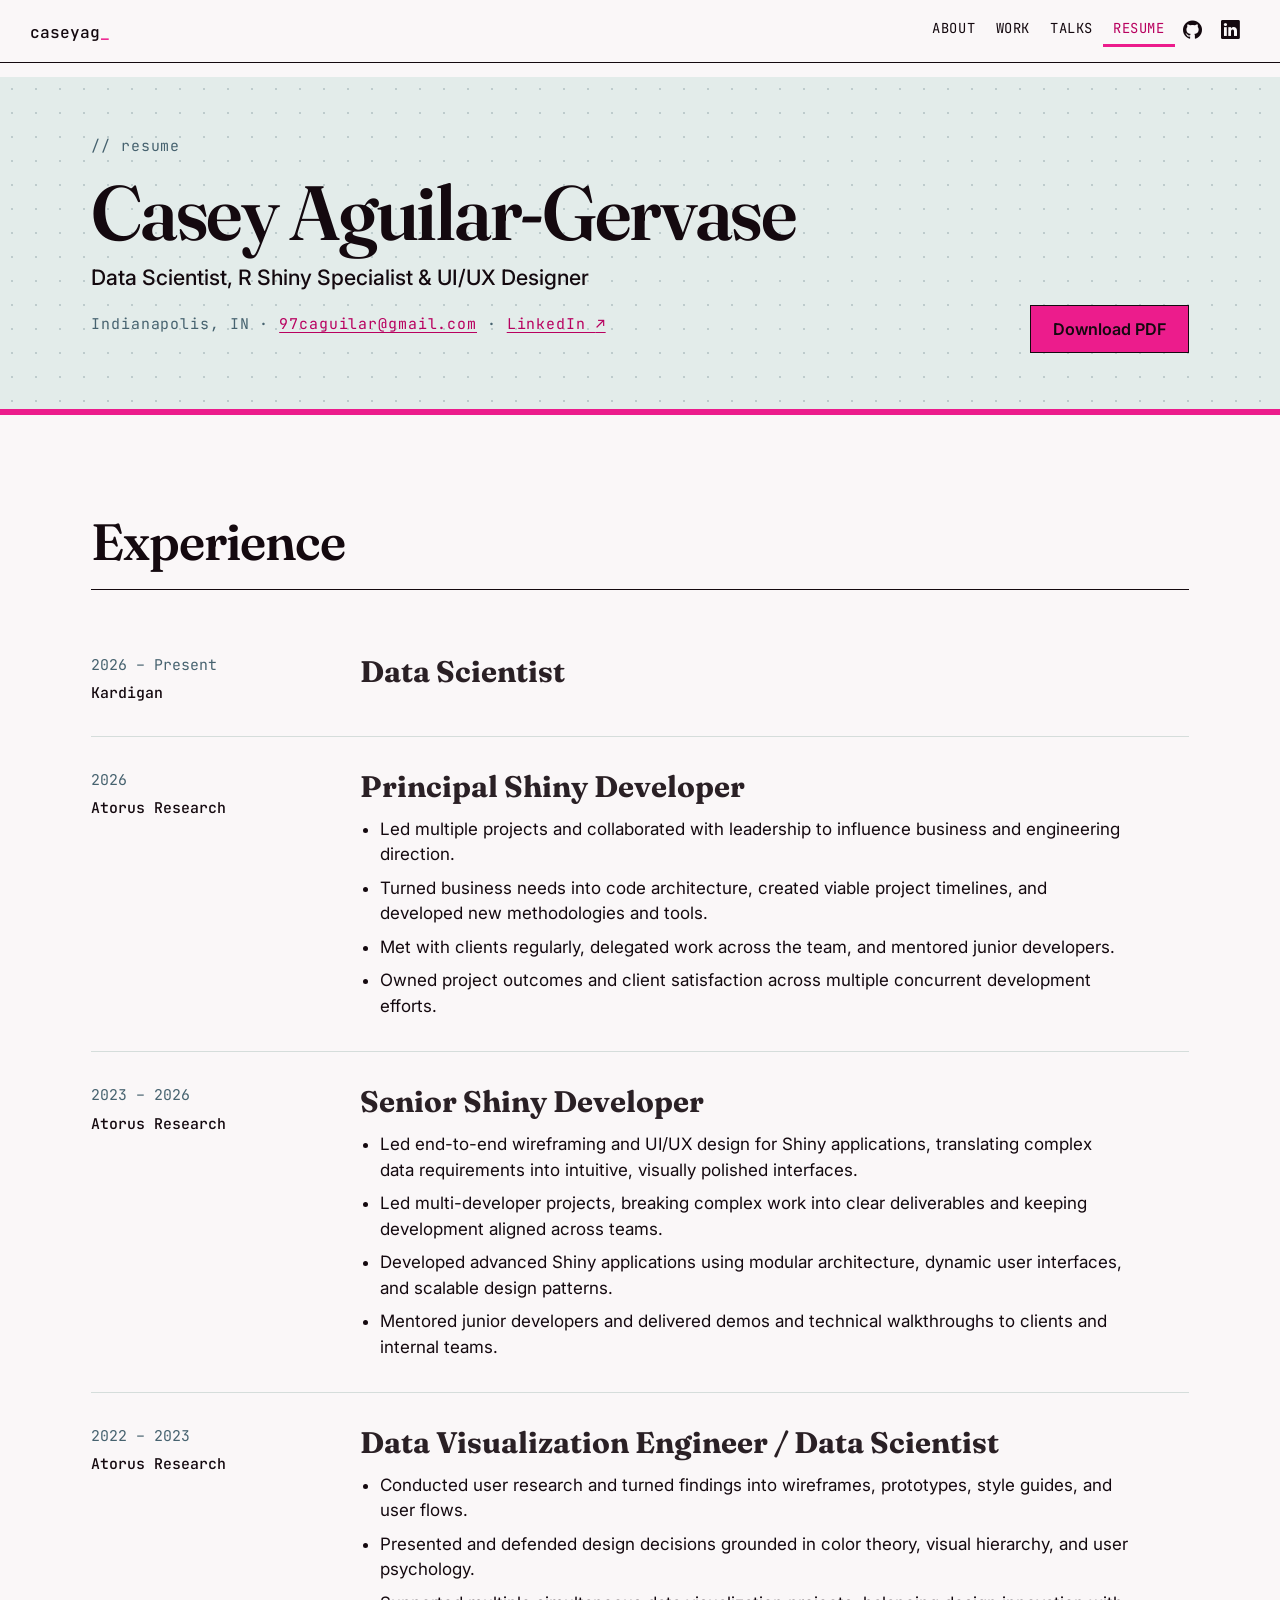
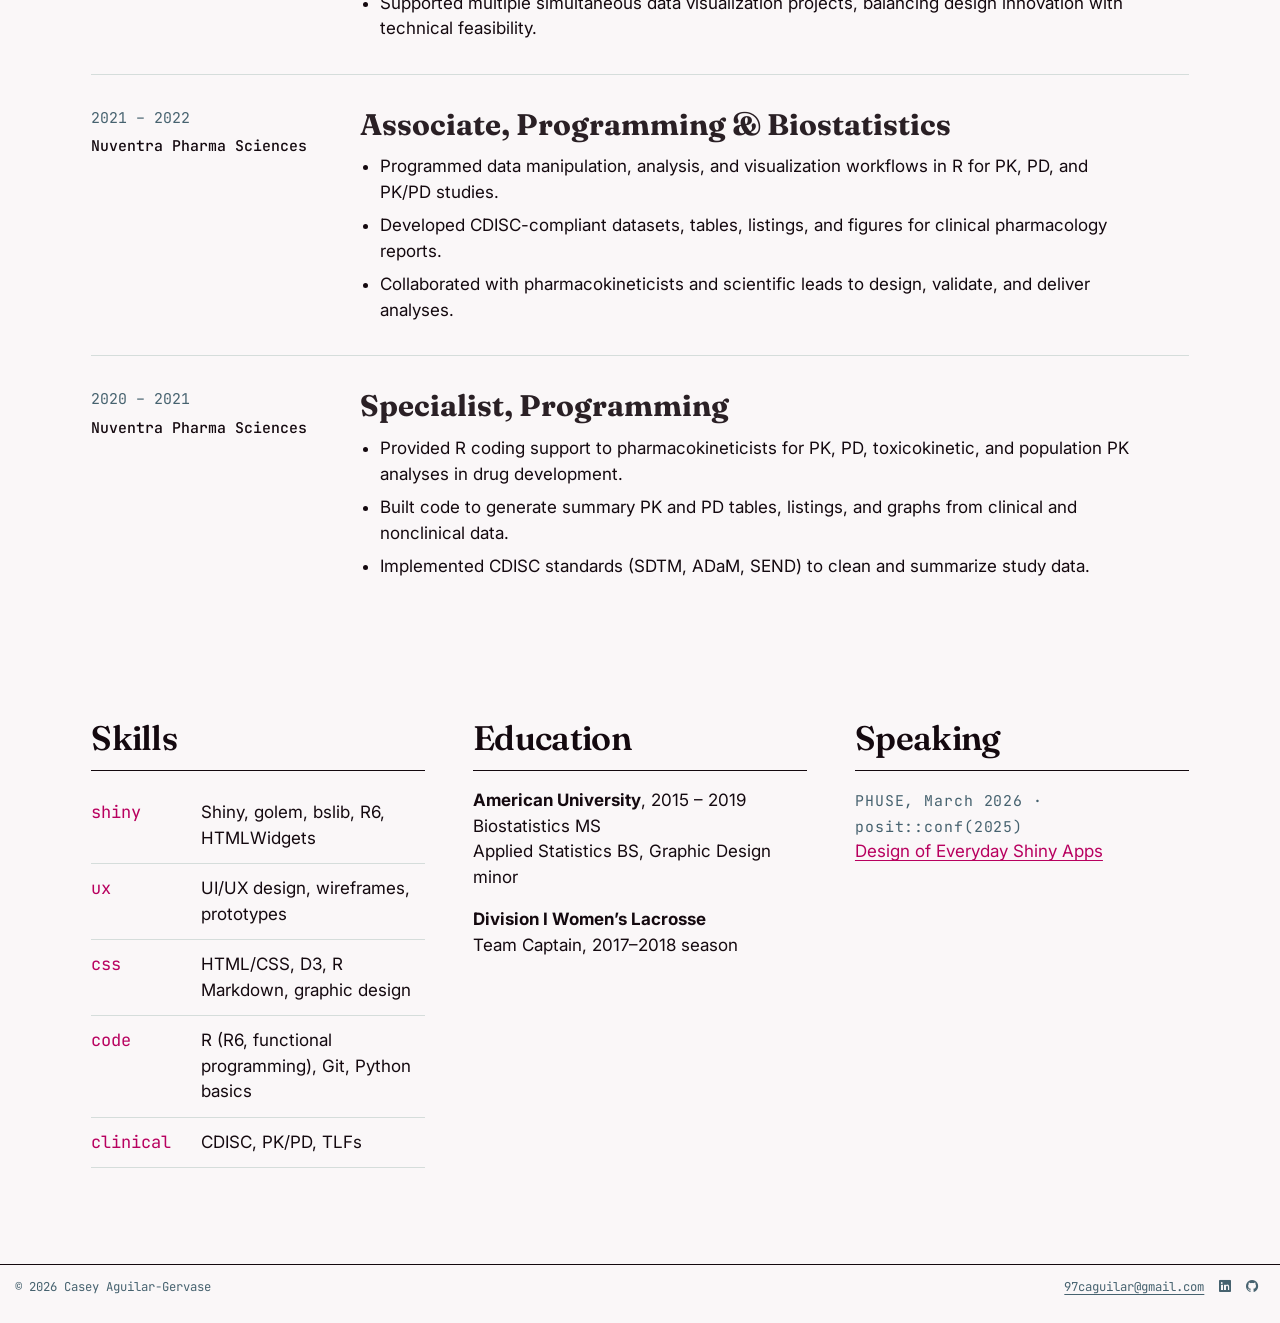
<file: resume/index.html>
<!DOCTYPE html>
<html xmlns="http://www.w3.org/1999/xhtml" lang="en" xml:lang="en"><head>

<meta charset="utf-8">
<meta name="generator" content="quarto-1.10.18">

<meta name="viewport" content="width=device-width, initial-scale=1.0, user-scalable=yes">

<meta name="description" content="Resume of Casey Aguilar-Gervase, data scientist, R Shiny specialist and UI/UX designer.">

<title>Resume · Casey Aguilar-Gervase – Casey Aguilar-Gervase</title>
<style>
/* Default styles provided by pandoc.
** See https://pandoc.org/MANUAL.html#variables-for-html for config info.
*/
span.smallcaps{font-variant: small-caps;}
div.columns{display: flex; gap: 1.5em;}
div.column{flex: auto;}
@media screen {
div.columns{gap: min(4vw, 1.5em);}
div.column{overflow-x: auto;}
}
div.hanging-indent{margin-left: 1.5em; text-indent: -1.5em;}
ul.task-list{list-style: none;}
ul.task-list li input[type="checkbox"] {
  width: 0.8em;
  margin: 0 0.8em 0.2em -1em; /* quarto-specific, see https://github.com/quarto-dev/quarto-cli/issues/4556 */ 
  vertical-align: middle;
}
</style>


<script src="../site_libs/quarto-nav/quarto-nav.js"></script>
<script src="../site_libs/quarto-nav/headroom.min.js"></script>
<script src="../site_libs/clipboard/clipboard.min.js"></script>
<script src="../site_libs/quarto-html/quarto.js" type="module"></script>
<script src="../site_libs/quarto-html/tabsets/tabsets.js" type="module"></script>
<script src="../site_libs/quarto-html/popper.min.js"></script>
<script src="../site_libs/quarto-html/tippy.umd.min.js"></script>
<link href="../site_libs/quarto-html/tippy.css" rel="stylesheet">
<link href="../site_libs/quarto-html/quarto-syntax-highlighting-1467d80fe4a85ae7b6447036962995b9.css" rel="stylesheet" id="quarto-text-highlighting-styles">
<script src="../site_libs/bootstrap/bootstrap.min.js"></script>
<link href="../site_libs/bootstrap/bootstrap-icons.css" rel="stylesheet">
<link href="../site_libs/bootstrap/bootstrap-c8d68ef37a1523f3a9774d9511a1f5e9.min.css" rel="stylesheet" append-hash="true" id="quarto-bootstrap" data-mode="light">
<script id="quarto-search-options" type="application/json">{
  "language": {
    "search-no-results-text": "No results",
    "search-matching-documents-text": "matching documents",
    "search-copy-link-title": "Copy link to search",
    "search-hide-matches-text": "Hide additional matches",
    "search-more-match-text": "more match in this document",
    "search-more-matches-text": "more matches in this document",
    "search-clear-button-title": "Clear",
    "search-text-placeholder": "",
    "search-detached-cancel-button-title": "Cancel",
    "search-submit-button-title": "Submit",
    "search-label": "Search"
  }
}</script>
<style>html{ scroll-behavior: smooth; }</style>


<meta property="og:title" content="Resume · Casey Aguilar-Gervase">
<meta property="og:description" content="Resume of Casey Aguilar-Gervase, data scientist, R Shiny specialist and UI/UX designer.">
<meta property="og:image" content="https://caseyag.co/images/social-card.png">
<meta property="og:site_name" content="Casey Aguilar-Gervase">
<meta property="og:image:alt" content="Casey Aguilar-Gervase, Data Scientist, R Shiny Specialist &amp; UI/UX Designer">
<meta property="og:image:height" content="630">
<meta property="og:image:width" content="1200">
<meta name="twitter:title" content="Resume · Casey Aguilar-Gervase">
<meta name="twitter:description" content="Resume of Casey Aguilar-Gervase, data scientist, R Shiny specialist and UI/UX designer.">
<meta name="twitter:image" content="https://caseyag.co/images/social-card.png">
<meta name="twitter:image:alt" content="Casey Aguilar-Gervase, Data Scientist, R Shiny Specialist &amp; UI/UX Designer">
<meta name="twitter:card" content="summary_large_image">
<meta name="twitter:image-height" content="630">
<meta name="twitter:image-width" content="1200">
</head>

<body class="nav-fixed fullcontent quarto-light">

<div id="quarto-search-results"></div>
  <header id="quarto-header" class="headroom fixed-top">
    <nav class="navbar navbar-expand-lg " data-bs-theme="dark">
      <div class="navbar-container container-fluid">
      <div class="navbar-brand-container mx-auto">
    <a class="navbar-brand" href="../index.html">
    <span class="navbar-title">caseyag</span>
    </a>
  </div>
          <button class="navbar-toggler" type="button" data-bs-toggle="collapse" data-bs-target="#navbarCollapse" aria-controls="navbarCollapse" role="menu" aria-expanded="false" aria-label="Toggle navigation" onclick="if (window.quartoToggleHeadroom) { window.quartoToggleHeadroom(); }">
  <span class="navbar-toggler-icon"></span>
</button>
          <div class="collapse navbar-collapse" id="navbarCollapse">
            <ul class="navbar-nav navbar-nav-scroll ms-auto">
  <li class="nav-item">
    <a class="nav-link" href="../about/index.html"> 
<span class="menu-text">About</span></a>
  </li>  
  <li class="nav-item">
    <a class="nav-link" href="../work/index.html"> 
<span class="menu-text">Work</span></a>
  </li>  
  <li class="nav-item">
    <a class="nav-link" href="../talks/index.html"> 
<span class="menu-text">Talks</span></a>
  </li>  
  <li class="nav-item">
    <a class="nav-link active" href="../resume/index.html" aria-current="page"> 
<span class="menu-text">Resume</span></a>
  </li>  
  <li class="nav-item compact">
    <a class="nav-link" href="https://github.com/caseyag" target="_blank"> <i class="bi bi-github" role="img" aria-label="GitHub">
</i> 
<span class="menu-text"></span></a>
  </li>  
  <li class="nav-item compact">
    <a class="nav-link" href="https://www.linkedin.com/in/casey-aguilar-gervase/" target="_blank"> <i class="bi bi-linkedin" role="img" aria-label="LinkedIn">
</i> 
<span class="menu-text"></span></a>
  </li>  
</ul>
          </div> <!-- /navcollapse -->
            <div class="quarto-navbar-tools">
</div>
      </div> <!-- /container-fluid -->
    </nav>
</header>
<!-- content -->
<div id="quarto-content" class="quarto-container page-layout-custom page-navbar">
<!-- sidebar -->
<!-- margin-sidebar -->
<!-- main -->




<div id="main" role="main">
<div class="hero hero-compact">
<div class="wrap hero-foot">
<div class="resume-id">
<p><span class="mono-label"><span aria-hidden="true">//</span> resume</span></p>
<section id="casey-aguilar-gervase" class="level1">
<h1>Casey Aguilar-Gervase</h1>
<p><span class="resume-title">Data Scientist, R Shiny Specialist &amp; UI/UX Designer</span></p>
<p><span class="mono-label">Indianapolis, IN · <a href="mailto:97caguilar@gmail.com">97caguilar@gmail.com</a> · <a href="https://www.linkedin.com/in/casey-aguilar-gervase/">LinkedIn <span aria-hidden="true">↗</span></a></span></p>
</section>
</div>
<p><a href="Casey-Aguilar-Gervase-Resume.pdf" class="btn-cta">Download PDF</a></p>
</div>
</div>
<div class="wrap page-section">
<section id="experience" class="level2 section-head">
<h2 data-anchor-id="experience">Experience</h2>
</section>
<div class="role">
<div class="role-meta">
<p>2026 – Present</p>
<p><strong>Kardigan</strong></p>
</div>
<section id="data-scientist" class="level3 role-body">
<h3 data-anchor-id="data-scientist">Data Scientist</h3>
</section>
</div>
<div class="role">
<div class="role-meta">
<p>2026</p>
<p><strong>Atorus Research</strong></p>
</div>
<section id="principal-shiny-developer" class="level3 role-body">
<h3 data-anchor-id="principal-shiny-developer">Principal Shiny Developer</h3>
<ul>
<li>Led multiple projects and collaborated with leadership to influence business and engineering direction.</li>
<li>Turned business needs into code architecture, created viable project timelines, and developed new methodologies and tools.</li>
<li>Met with clients regularly, delegated work across the team, and mentored junior developers.</li>
<li>Owned project outcomes and client satisfaction across multiple concurrent development efforts.</li>
</ul>
</section>
</div>
<div class="role">
<div class="role-meta">
<p>2023 – 2026</p>
<p><strong>Atorus Research</strong></p>
</div>
<section id="senior-shiny-developer" class="level3 role-body">
<h3 data-anchor-id="senior-shiny-developer">Senior Shiny Developer</h3>
<ul>
<li>Led end-to-end wireframing and UI/UX design for Shiny applications, translating complex data requirements into intuitive, visually polished interfaces.</li>
<li>Led multi-developer projects, breaking complex work into clear deliverables and keeping development aligned across teams.</li>
<li>Developed advanced Shiny applications using modular architecture, dynamic user interfaces, and scalable design patterns.</li>
<li>Mentored junior developers and delivered demos and technical walkthroughs to clients and internal teams.</li>
</ul>
</section>
</div>
<div class="role">
<div class="role-meta">
<p>2022 – 2023</p>
<p><strong>Atorus Research</strong></p>
</div>
<section id="data-visualization-engineer-data-scientist" class="level3 role-body">
<h3 data-anchor-id="data-visualization-engineer-data-scientist">Data Visualization Engineer / Data Scientist</h3>
<ul>
<li>Conducted user research and turned findings into wireframes, prototypes, style guides, and user flows.</li>
<li>Presented and defended design decisions grounded in color theory, visual hierarchy, and user psychology.</li>
<li>Supported multiple simultaneous data visualization projects, balancing design innovation with technical feasibility.</li>
</ul>
</section>
</div>
<div class="role">
<div class="role-meta">
<p>2021 – 2022</p>
<p><strong>Nuventra Pharma Sciences</strong></p>
</div>
<section id="associate-programming-biostatistics" class="level3 role-body">
<h3 data-anchor-id="associate-programming-biostatistics">Associate, Programming &amp; Biostatistics</h3>
<ul>
<li>Programmed data manipulation, analysis, and visualization workflows in R for PK, PD, and PK/PD studies.</li>
<li>Developed CDISC-compliant datasets, tables, listings, and figures for clinical pharmacology reports.</li>
<li>Collaborated with pharmacokineticists and scientific leads to design, validate, and deliver analyses.</li>
</ul>
</section>
</div>
<div class="role">
<div class="role-meta">
<p>2020 – 2021</p>
<p><strong>Nuventra Pharma Sciences</strong></p>
</div>
<section id="specialist-programming" class="level3 role-body">
<h3 data-anchor-id="specialist-programming">Specialist, Programming</h3>
<ul>
<li>Provided R coding support to pharmacokineticists for PK, PD, toxicokinetic, and population PK analyses in drug development.</li>
<li>Built code to generate summary PK and PD tables, listings, and graphs from clinical and nonclinical data.</li>
<li>Implemented CDISC standards (SDTM, ADaM, SEND) to clean and summarize study data.</li>
</ul>
</section>
</div>
<div class="resume-cols">
<section id="skills" class="level2 work-on">
<h2 data-anchor-id="skills">Skills</h2>
<dl>
<dt>shiny</dt>
<dd>
Shiny, golem, bslib, R6, HTMLWidgets
</dd>
<dt>ux</dt>
<dd>
UI/UX design, wireframes, prototypes
</dd>
<dt>css</dt>
<dd>
HTML/CSS, D3, R Markdown, graphic design
</dd>
<dt>code</dt>
<dd>
R (R6, functional programming), Git, Python basics
</dd>
<dt>clinical</dt>
<dd>
CDISC, PK/PD, TLFs
</dd>
</dl>
</section>
<section id="education" class="level2 resume-col">
<h2 data-anchor-id="education">Education</h2>
<p><strong>American University</strong>, 2015 – 2019<br>
Biostatistics MS<br>
Applied Statistics BS, Graphic Design minor</p>
<p><strong>Division I Women’s Lacrosse</strong><br>
Team Captain, 2017–2018 season</p>
</section>
<section id="speaking" class="level2 resume-col">
<h2 data-anchor-id="speaking">Speaking</h2>
<p><span class="mono-label">PHUSE, March 2026 · posit::conf(2025)</span><br>
<strong><a href="../talks/design-of-everyday-shiny-apps/index.html">Design of Everyday Shiny Apps</a></strong></p>
</section>
</div>
</div>
</div>




<script id="quarto-html-after-body" type="application/javascript">
  window.document.addEventListener("DOMContentLoaded", function (event) {
    const isCodeAnnotation = (el) => {
      for (const clz of el.classList) {
        if (clz.startsWith('code-annotation-')) {                     
          return true;
        }
      }
      return false;
    }
    const onCopySuccess = function(e) {
      // button target
      const button = e.trigger;
      // don't keep focus
      button.blur();
      // flash "checked"
      button.classList.add('code-copy-button-checked');
      var currentTitle = button.getAttribute("title");
      button.setAttribute("title", "Copied!");
      let tooltip;
      if (window.bootstrap) {
        button.setAttribute("data-bs-toggle", "tooltip");
        button.setAttribute("data-bs-placement", "left");
        button.setAttribute("data-bs-title", "Copied!");
        tooltip = new bootstrap.Tooltip(button, 
          { trigger: "manual", 
            customClass: "code-copy-button-tooltip",
            offset: [0, -8]});
        tooltip.show();    
      }
      setTimeout(function() {
        if (tooltip) {
          tooltip.hide();
          button.removeAttribute("data-bs-title");
          button.removeAttribute("data-bs-toggle");
          button.removeAttribute("data-bs-placement");
        }
        button.setAttribute("title", currentTitle);
        button.classList.remove('code-copy-button-checked');
      }, 1000);
      // clear code selection
      e.clearSelection();
    }
    const getTextToCopy = function(trigger) {
      const outerScaffold = trigger.parentElement.cloneNode(true);
      const codeEl = outerScaffold.querySelector('code');
      for (const childEl of codeEl.children) {
        if (isCodeAnnotation(childEl)) {
          childEl.remove();
        }
      }
      return codeEl.innerText;
    }
    const clipboard = new window.ClipboardJS('.code-copy-button:not([data-in-quarto-modal])', {
      text: getTextToCopy
    });
    clipboard.on('success', onCopySuccess);
    if (window.document.getElementById('quarto-embedded-source-code-modal')) {
      const clipboardModal = new window.ClipboardJS('.code-copy-button[data-in-quarto-modal]', {
        text: getTextToCopy,
        container: window.document.getElementById('quarto-embedded-source-code-modal')
      });
      clipboardModal.on('success', onCopySuccess);
    }
      var localhostRegex = new RegExp(/^(?:http|https):\/\/localhost\:?[0-9]*\//);
      var mailtoRegex = new RegExp(/^mailto:/);
        var filterRegex = new RegExp("^https?://(caseyag\.co|caseyag\.github\.io)");
      var isInternal = (href) => {
          return filterRegex.test(href) || localhostRegex.test(href) || mailtoRegex.test(href);
      }
      // Inspect non-navigation links and adorn them if external
     var links = window.document.querySelectorAll('a[href]:not(.nav-link):not(.navbar-brand):not(.toc-action):not(.sidebar-link):not(.sidebar-item-toggle):not(.pagination-link):not(.no-external):not([aria-hidden]):not(.dropdown-item):not(.quarto-navigation-tool):not(.about-link)');
      for (var i=0; i<links.length; i++) {
        const link = links[i];
        if (!isInternal(link.href)) {
          // undo the damage that might have been done by quarto-nav.js in the case of
          // links that we want to consider external
          if (link.dataset.originalHref !== undefined) {
            link.href = link.dataset.originalHref;
          }
            // target, if specified
            link.setAttribute("target", "_blank");
            if (link.getAttribute("rel") === null) {
              link.setAttribute("rel", "noopener");
            }
        }
      }
    function tippyHover(el, contentFn, onTriggerFn, onUntriggerFn) {
      const config = {
        allowHTML: true,
        maxWidth: 500,
        delay: 100,
        arrow: false,
        appendTo: function(el) {
            return el.parentElement;
        },
        interactive: true,
        interactiveBorder: 10,
        theme: 'quarto',
        placement: 'bottom-start',
      };
      if (contentFn) {
        config.content = contentFn;
      }
      if (onTriggerFn) {
        config.onTrigger = onTriggerFn;
      }
      if (onUntriggerFn) {
        config.onUntrigger = onUntriggerFn;
      }
      window.tippy(el, config); 
    }
    const noterefs = window.document.querySelectorAll('a[role="doc-noteref"]');
    for (var i=0; i<noterefs.length; i++) {
      const ref = noterefs[i];
      tippyHover(ref, function() {
        // use id or data attribute instead here
        let href = ref.getAttribute('data-footnote-href') || ref.getAttribute('href');
        try { href = new URL(href).hash; } catch {}
        const id = href.replace(/^#\/?/, "");
        const note = window.document.getElementById(id);
        if (note) {
          return note.innerHTML;
        } else {
          return "";
        }
      });
    }
    const xrefs = window.document.querySelectorAll('a.quarto-xref');
    const processXRef = (id, note) => {
      // Strip column container classes
      const stripColumnClz = (el) => {
        el.classList.remove("page-full", "page-columns");
        if (el.children) {
          for (const child of el.children) {
            stripColumnClz(child);
          }
        }
      }
      stripColumnClz(note)
      if (id === null || id.startsWith('sec-')) {
        // Special case sections, only their first couple elements
        const container = document.createElement("div");
        if (note.children && note.children.length > 2) {
          container.appendChild(note.children[0].cloneNode(true));
          for (let i = 1; i < note.children.length; i++) {
            const child = note.children[i];
            if (child.tagName === "P" && child.innerText === "") {
              continue;
            } else {
              container.appendChild(child.cloneNode(true));
              break;
            }
          }
          if (window.Quarto?.typesetMath) {
            window.Quarto.typesetMath(container);
          }
          return container.innerHTML
        } else {
          if (window.Quarto?.typesetMath) {
            window.Quarto.typesetMath(note);
          }
          return note.innerHTML;
        }
      } else {
        // Remove any anchor links if they are present
        const anchorLink = note.querySelector('a.anchorjs-link');
        if (anchorLink) {
          anchorLink.remove();
        }
        if (window.Quarto?.typesetMath) {
          window.Quarto.typesetMath(note);
        }
        if (note.classList.contains("callout")) {
          return note.outerHTML;
        } else {
          return note.innerHTML;
        }
      }
    }
    for (var i=0; i<xrefs.length; i++) {
      const xref = xrefs[i];
      tippyHover(xref, undefined, function(instance) {
        instance.disable();
        let url = xref.getAttribute('href');
        let hash = undefined; 
        if (url.startsWith('#')) {
          hash = url;
        } else {
          try { hash = new URL(url).hash; } catch {}
        }
        if (hash) {
          const id = hash.replace(/^#\/?/, "");
          const note = window.document.getElementById(id);
          if (note !== null) {
            try {
              const html = processXRef(id, note.cloneNode(true));
              instance.setContent(html);
            } finally {
              instance.enable();
              instance.show();
            }
          } else {
            // See if we can fetch this
            fetch(url.split('#')[0])
            .then(res => res.text())
            .then(html => {
              const parser = new DOMParser();
              const htmlDoc = parser.parseFromString(html, "text/html");
              const note = htmlDoc.getElementById(id);
              if (note !== null) {
                const html = processXRef(id, note);
                instance.setContent(html);
              } 
            }).finally(() => {
              instance.enable();
              instance.show();
            });
          }
        } else {
          // See if we can fetch a full url (with no hash to target)
          // This is a special case and we should probably do some content thinning / targeting
          fetch(url)
          .then(res => res.text())
          .then(html => {
            const parser = new DOMParser();
            const htmlDoc = parser.parseFromString(html, "text/html");
            const note = htmlDoc.querySelector('main.content');
            if (note !== null) {
              // This should only happen for chapter cross references
              // (since there is no id in the URL)
              // remove the first header
              if (note.children.length > 0 && note.children[0].tagName === "HEADER") {
                note.children[0].remove();
              }
              const html = processXRef(null, note);
              instance.setContent(html);
            } 
          }).finally(() => {
            instance.enable();
            instance.show();
          });
        }
      }, function(instance) {
      });
    }
        let selectedAnnoteEl;
        const selectorForAnnotation = ( cell, annotation) => {
          let cellAttr = 'data-code-cell="' + cell + '"';
          let lineAttr = 'data-code-annotation="' +  annotation + '"';
          const selector = 'span[' + cellAttr + '][' + lineAttr + ']';
          return selector;
        }
        const selectCodeLines = (annoteEl) => {
          const doc = window.document;
          const targetCell = annoteEl.getAttribute("data-target-cell");
          const targetAnnotation = annoteEl.getAttribute("data-target-annotation");
          const annoteSpan = window.document.querySelector(selectorForAnnotation(targetCell, targetAnnotation));
          const lines = annoteSpan.getAttribute("data-code-lines").split(",");
          const lineIds = lines.map((line) => {
            return targetCell + "-" + line;
          })
          let top = null;
          let height = null;
          let parent = null;
          if (lineIds.length > 0) {
              //compute the position of the single el (top and bottom and make a div)
              const el = window.document.getElementById(lineIds[0]);
              top = el.offsetTop;
              height = el.offsetHeight;
              parent = el.parentElement.parentElement;
            if (lineIds.length > 1) {
              const lastEl = window.document.getElementById(lineIds[lineIds.length - 1]);
              const bottom = lastEl.offsetTop + lastEl.offsetHeight;
              height = bottom - top;
            }
            if (top !== null && height !== null && parent !== null) {
              // cook up a div (if necessary) and position it 
              let div = window.document.getElementById("code-annotation-line-highlight");
              if (div === null) {
                div = window.document.createElement("div");
                div.setAttribute("id", "code-annotation-line-highlight");
                div.style.position = 'absolute';
                parent.appendChild(div);
              }
              div.style.top = top - 2 + "px";
              div.style.height = height + 4 + "px";
              div.style.left = 0;
              let gutterDiv = window.document.getElementById("code-annotation-line-highlight-gutter");
              if (gutterDiv === null) {
                gutterDiv = window.document.createElement("div");
                gutterDiv.setAttribute("id", "code-annotation-line-highlight-gutter");
                gutterDiv.style.position = 'absolute';
                const codeCell = window.document.getElementById(targetCell);
                const gutter = codeCell.querySelector('.code-annotation-gutter');
                gutter.appendChild(gutterDiv);
              }
              gutterDiv.style.top = top - 2 + "px";
              gutterDiv.style.height = height + 4 + "px";
            }
            selectedAnnoteEl = annoteEl;
          }
        };
        const unselectCodeLines = () => {
          const elementsIds = ["code-annotation-line-highlight", "code-annotation-line-highlight-gutter"];
          elementsIds.forEach((elId) => {
            const div = window.document.getElementById(elId);
            if (div) {
              div.remove();
            }
          });
          selectedAnnoteEl = undefined;
        };
          // Handle positioning of the toggle
      window.addEventListener(
        "resize",
        throttle(() => {
          elRect = undefined;
          if (selectedAnnoteEl) {
            selectCodeLines(selectedAnnoteEl);
          }
        }, 10)
      );
      function throttle(fn, ms) {
      let throttle = false;
      let timer;
        return (...args) => {
          if(!throttle) { // first call gets through
              fn.apply(this, args);
              throttle = true;
          } else { // all the others get throttled
              if(timer) clearTimeout(timer); // cancel #2
              timer = setTimeout(() => {
                fn.apply(this, args);
                timer = throttle = false;
              }, ms);
          }
        };
      }
        // Attach click handler to the DT
        const annoteDls = window.document.querySelectorAll('dt[data-target-cell]');
        for (const annoteDlNode of annoteDls) {
          annoteDlNode.addEventListener('click', (event) => {
            const clickedEl = event.target;
            if (clickedEl !== selectedAnnoteEl) {
              unselectCodeLines();
              const activeEl = window.document.querySelector('dt[data-target-cell].code-annotation-active');
              if (activeEl) {
                activeEl.classList.remove('code-annotation-active');
              }
              selectCodeLines(clickedEl);
              clickedEl.classList.add('code-annotation-active');
            } else {
              // Unselect the line
              unselectCodeLines();
              clickedEl.classList.remove('code-annotation-active');
            }
          });
        }
    const findCites = (el) => {
      const parentEl = el.parentElement;
      if (parentEl) {
        const cites = parentEl.dataset.cites;
        if (cites) {
          return {
            el,
            cites: cites.split(' ')
          };
        } else {
          return findCites(el.parentElement)
        }
      } else {
        return undefined;
      }
    };
    var bibliorefs = window.document.querySelectorAll('a[role="doc-biblioref"]');
    for (var i=0; i<bibliorefs.length; i++) {
      const ref = bibliorefs[i];
      const citeInfo = findCites(ref);
      if (citeInfo) {
        tippyHover(citeInfo.el, function() {
          var popup = window.document.createElement('div');
          citeInfo.cites.forEach(function(cite) {
            var citeDiv = window.document.createElement('div');
            citeDiv.classList.add('hanging-indent');
            citeDiv.classList.add('csl-entry');
            var biblioDiv = window.document.getElementById('ref-' + cite);
            if (biblioDiv) {
              citeDiv.innerHTML = biblioDiv.innerHTML;
            }
            popup.appendChild(citeDiv);
          });
          return popup.innerHTML;
        });
      }
    }
  });
  </script>
</div> <!-- /content -->
<footer class="footer">
  <div class="nav-footer">
    <div class="nav-footer-left">
<p>© 2026 Casey Aguilar-Gervase</p>
</div>   
    <div class="nav-footer-center">
      &nbsp;
    </div>
    <div class="nav-footer-right">
      <ul class="footer-items list-unstyled">
    <li class="nav-item">
    <a class="nav-link" href="mailto:97caguilar@gmail.com">
<p>97caguilar@gmail.com</p>
</a>
  </li>  
    <li class="nav-item compact">
    <a class="nav-link" href="https://www.linkedin.com/in/casey-aguilar-gervase/" target="_blank">
      <i class="bi bi-linkedin" role="img" aria-label="LinkedIn">
</i> 
    </a>
  </li>  
    <li class="nav-item compact">
    <a class="nav-link" href="https://github.com/caseyag" target="_blank">
      <i class="bi bi-github" role="img" aria-label="GitHub">
</i> 
    </a>
  </li>  
</ul>
    </div>
  </div>
</footer>




<script src="../site_libs/quarto-html/zenscroll-min.js"></script>
</body></html>
</file>
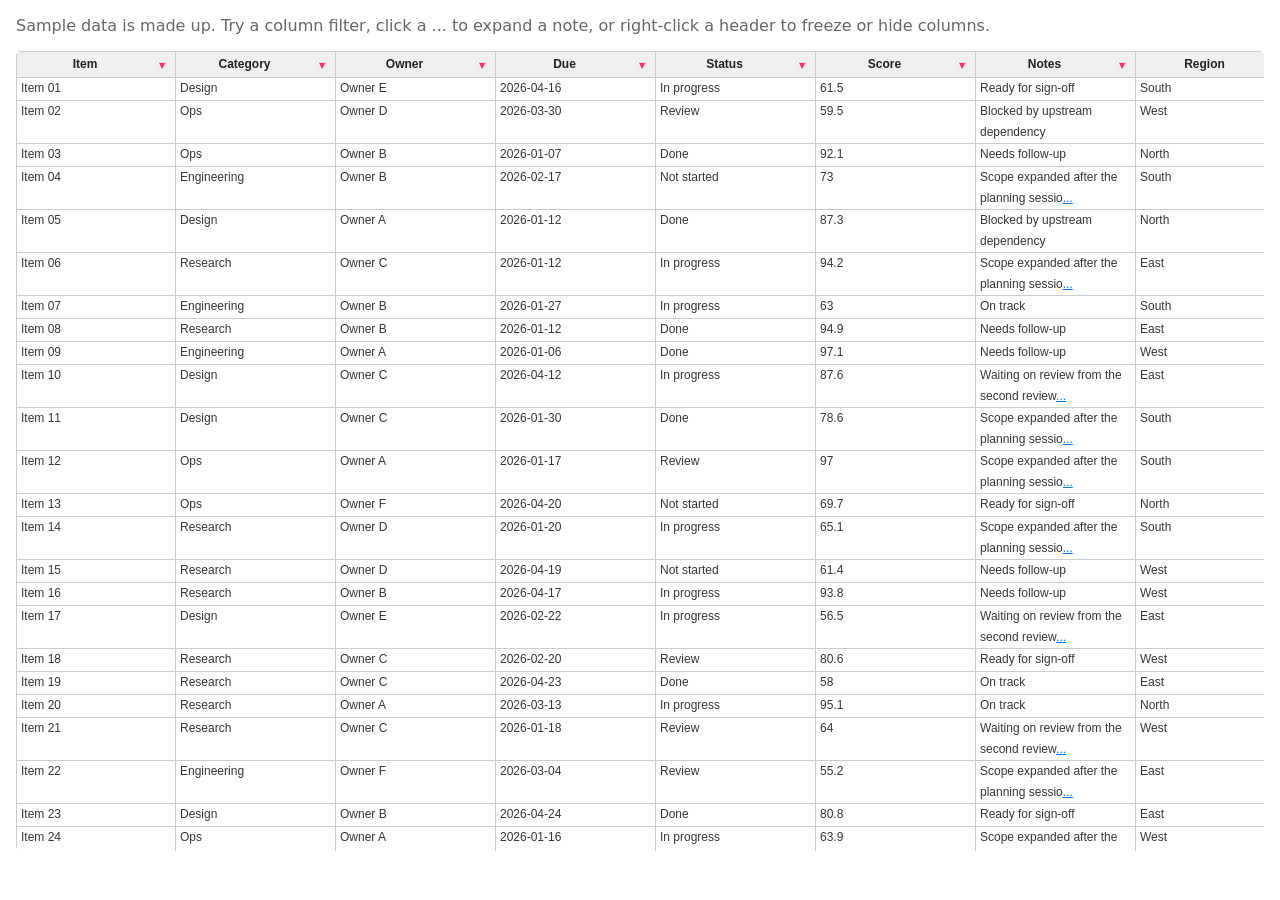
<file: work/handsome-table/demo/index.html>
<!DOCTYPE html>
<html lang="en">
<head>
<meta charset="utf-8"/>
<style>body{background-color:white;}</style>
<script src="lib/htmlwidgets-1.6.4/htmlwidgets.js"></script>
<link href="lib/handsontable-1/handsontable.css" rel="stylesheet" />
<script src="lib/handsontable-1/handsontable.js"></script>
<link href="lib/handsome_table-1/handsome_table.css" rel="stylesheet" />
<script src="lib/handsome_table-1/handsome_table.js"></script>
<script src="lib/handsome_table-binding-0.0.0.9000/handsome_table.js"></script>
  <title>handsometable live demo</title>
  <meta name="viewport" content="width=device-width, initial-scale=1"/>
</head>
<body>
<style>body{margin:0;padding:16px;background:#fff;font-family:Inter,system-ui,sans-serif;color:#14090F}
              h2{font-weight:600;margin:0 0 4px} p{margin:0 0 16px;color:#666}</style>
<p>Sample data is made up. Try a column filter, click a ... to expand a note, or right-click a header to freeze or hide columns.</p>
<div id="htmlwidget-5a1886ba67c6ca67850b" style="width:100%;height:500px;" class="handsome_table html-widget"></div>
<script type="application/json" data-for="htmlwidget-5a1886ba67c6ca67850b">{"x":{"data":{"Item":["Item 01","Item 02","Item 03","Item 04","Item 05","Item 06","Item 07","Item 08","Item 09","Item 10","Item 11","Item 12","Item 13","Item 14","Item 15","Item 16","Item 17","Item 18","Item 19","Item 20","Item 21","Item 22","Item 23","Item 24","Item 25","Item 26","Item 27","Item 28","Item 29","Item 30","Item 31","Item 32","Item 33","Item 34","Item 35","Item 36","Item 37","Item 38","Item 39","Item 40"],"Category":["Design","Ops","Ops","Engineering","Design","Research","Engineering","Research","Engineering","Design","Design","Ops","Ops","Research","Research","Research","Design","Research","Research","Research","Research","Engineering","Design","Ops","Research","Design","Design","Ops","Design","Engineering","Ops","Research","Engineering","Ops","Research","Engineering","Research","Design","Ops","Research"],"Owner":["Owner E","Owner D","Owner B","Owner B","Owner A","Owner C","Owner B","Owner B","Owner A","Owner C","Owner C","Owner A","Owner F","Owner D","Owner D","Owner B","Owner E","Owner C","Owner C","Owner A","Owner C","Owner F","Owner B","Owner A","Owner A","Owner A","Owner F","Owner B","Owner D","Owner A","Owner E","Owner B","Owner E","Owner E","Owner F","Owner C","Owner A","Owner F","Owner D","Owner D"],"Due":["2026-04-16","2026-03-30","2026-01-07","2026-02-17","2026-01-12","2026-01-12","2026-01-27","2026-01-12","2026-01-06","2026-04-12","2026-01-30","2026-01-17","2026-04-20","2026-01-20","2026-04-19","2026-04-17","2026-02-22","2026-02-20","2026-04-23","2026-03-13","2026-01-18","2026-03-04","2026-04-24","2026-01-16","2026-03-29","2026-04-10","2026-01-27","2026-02-14","2026-02-12","2026-02-04","2026-03-16","2026-02-25","2026-02-10","2026-04-14","2026-03-29","2026-03-23","2026-04-28","2026-01-12","2026-05-01","2026-02-14"],"Status":["In progress","Review","Done","Not started","Done","In progress","In progress","Done","Done","In progress","Done","Review","Not started","In progress","Not started","In progress","In progress","Review","Done","In progress","Review","Review","Done","In progress","Not started","Not started","In progress","In progress","In progress","In progress","Not started","Review","Review","In progress","Not started","In progress","Review","Done","Done","Not started"],"Score":[61.5,59.5,92.09999999999999,73,87.3,94.2,63,94.90000000000001,97.09999999999999,87.59999999999999,78.59999999999999,97,69.7,65.09999999999999,61.4,93.8,56.5,80.59999999999999,58,95.09999999999999,64,55.2,80.8,63.9,88.2,56.7,72.59999999999999,62.9,92.5,94.3,81.09999999999999,75.59999999999999,59.1,83,75.7,95.8,59.6,92,96.09999999999999,95.5],"Notes":["Ready for sign-off","Blocked by upstream dependency","Needs follow-up","Scope expanded after the planning session; estimate revised upward accordingly","Blocked by upstream dependency","Scope expanded after the planning session; estimate revised upward accordingly","On track","Needs follow-up","Needs follow-up","Waiting on review from the second reviewer before this can be closed out","Scope expanded after the planning session; estimate revised upward accordingly","Scope expanded after the planning session; estimate revised upward accordingly","Ready for sign-off","Scope expanded after the planning session; estimate revised upward accordingly","Needs follow-up","Needs follow-up","Waiting on review from the second reviewer before this can be closed out","Ready for sign-off","On track","On track","Waiting on review from the second reviewer before this can be closed out","Scope expanded after the planning session; estimate revised upward accordingly","Ready for sign-off","Scope expanded after the planning session; estimate revised upward accordingly","Scope expanded after the planning session; estimate revised upward accordingly","Waiting on review from the second reviewer before this can be closed out","Ready for sign-off","Ready for sign-off","Scope expanded after the planning session; estimate revised upward accordingly","Needs follow-up","Needs follow-up","Waiting on review from the second reviewer before this can be closed out","Needs follow-up","Ready for sign-off","Needs follow-up","Ready for sign-off","On track","Ready for sign-off","On track","Needs follow-up"],"Region":["South","West","North","South","North","East","South","East","West","East","South","South","North","South","West","West","East","West","East","North","West","East","East","West","East","South","West","East","East","East","West","West","North","North","West","North","East","South","North","East"],"Priority":["Low","Low","Medium","High","Low","High","Medium","Low","Low","Low","High","High","Medium","Medium","Low","Medium","Low","Medium","Medium","Low","High","High","Low","Medium","High","High","High","Medium","Low","Low","Medium","Medium","Medium","Medium","Medium","Medium","Medium","High","Low","Medium"]},"columns":[{"data":"Item","title":"Item","type":"text"},{"data":"Category","title":"Category","type":"text"},{"data":"Owner","title":"Owner","type":"text"},{"data":"Due","title":"Due","type":"text"},{"data":"Status","title":"Status","type":"text"},{"data":"Score","title":"Score","type":"text"},{"data":"Notes","title":"Notes","type":"text"},{"data":"Region","title":"Region","type":"text"},{"data":"Priority","title":"Priority","type":"text"}]},"evals":[],"jsHooks":[]}</script>
</body>
</html>
</file>
<file: site_libs/quarto-html/tippy.css>
.tippy-box[data-animation=fade][data-state=hidden]{opacity:0}[data-tippy-root]{max-width:calc(100vw - 10px)}.tippy-box{position:relative;background-color:#333;color:#fff;border-radius:4px;font-size:14px;line-height:1.4;white-space:normal;outline:0;transition-property:transform,visibility,opacity}.tippy-box[data-placement^=top]>.tippy-arrow{bottom:0}.tippy-box[data-placement^=top]>.tippy-arrow:before{bottom:-7px;left:0;border-width:8px 8px 0;border-top-color:initial;transform-origin:center top}.tippy-box[data-placement^=bottom]>.tippy-arrow{top:0}.tippy-box[data-placement^=bottom]>.tippy-arrow:before{top:-7px;left:0;border-width:0 8px 8px;border-bottom-color:initial;transform-origin:center bottom}.tippy-box[data-placement^=left]>.tippy-arrow{right:0}.tippy-box[data-placement^=left]>.tippy-arrow:before{border-width:8px 0 8px 8px;border-left-color:initial;right:-7px;transform-origin:center left}.tippy-box[data-placement^=right]>.tippy-arrow{left:0}.tippy-box[data-placement^=right]>.tippy-arrow:before{left:-7px;border-width:8px 8px 8px 0;border-right-color:initial;transform-origin:center right}.tippy-box[data-inertia][data-state=visible]{transition-timing-function:cubic-bezier(.54,1.5,.38,1.11)}.tippy-arrow{width:16px;height:16px;color:#333}.tippy-arrow:before{content:"";position:absolute;border-color:transparent;border-style:solid}.tippy-content{position:relative;padding:5px 9px;z-index:1}
</file>
<file: site_libs/quarto-html/quarto-syntax-highlighting-1467d80fe4a85ae7b6447036962995b9.css>
/* quarto syntax highlight colors */
:root {
  --quarto-hl-ot-color: #003B4F;
  --quarto-hl-at-color: #657422;
  --quarto-hl-ss-color: #20794D;
  --quarto-hl-an-color: #5E5E5E;
  --quarto-hl-fu-color: #4758AB;
  --quarto-hl-st-color: #20794D;
  --quarto-hl-cf-color: #003B4F;
  --quarto-hl-op-color: #5E5E5E;
  --quarto-hl-er-color: #AD0000;
  --quarto-hl-bn-color: #AD0000;
  --quarto-hl-al-color: #AD0000;
  --quarto-hl-va-color: #111111;
  --quarto-hl-bu-color: inherit;
  --quarto-hl-ex-color: inherit;
  --quarto-hl-pp-color: #AD0000;
  --quarto-hl-in-color: #5E5E5E;
  --quarto-hl-vs-color: #20794D;
  --quarto-hl-wa-color: #5E5E5E;
  --quarto-hl-do-color: #5E5E5E;
  --quarto-hl-im-color: #00769E;
  --quarto-hl-ch-color: #20794D;
  --quarto-hl-dt-color: #AD0000;
  --quarto-hl-fl-color: #AD0000;
  --quarto-hl-co-color: #5E5E5E;
  --quarto-hl-cv-color: #5E5E5E;
  --quarto-hl-cn-color: #8f5902;
  --quarto-hl-sc-color: #5E5E5E;
  --quarto-hl-dv-color: #AD0000;
  --quarto-hl-kw-color: #003B4F;
}

/* other quarto variables */
:root {
  --quarto-font-monospace: "JetBrains Mono", ui-monospace, "SFMono-Regular", Menlo, monospace;
}

/* syntax highlight based on Pandoc's rules */
pre > code.sourceCode > span {
  color: #003B4F;
}

code.sourceCode > span {
  color: #003B4F;
}

div.sourceCode,
div.sourceCode pre.sourceCode {
  color: #003B4F;
}

/* Normal */
code span {
  color: #003B4F;
}

/* Alert */
code span.al {
  color: #AD0000;
  font-style: inherit;
}

/* Annotation */
code span.an {
  color: #5E5E5E;
  font-style: inherit;
}

/* Attribute */
code span.at {
  color: #657422;
  font-style: inherit;
}

/* BaseN */
code span.bn {
  color: #AD0000;
  font-style: inherit;
}

/* BuiltIn */
code span.bu {
  font-style: inherit;
}

/* ControlFlow */
code span.cf {
  color: #003B4F;
  font-weight: bold;
  font-style: inherit;
}

/* Char */
code span.ch {
  color: #20794D;
  font-style: inherit;
}

/* Constant */
code span.cn {
  color: #8f5902;
  font-style: inherit;
}

/* Comment */
code span.co {
  color: #5E5E5E;
  font-style: inherit;
}

/* CommentVar */
code span.cv {
  color: #5E5E5E;
  font-style: italic;
}

/* Documentation */
code span.do {
  color: #5E5E5E;
  font-style: italic;
}

/* DataType */
code span.dt {
  color: #AD0000;
  font-style: inherit;
}

/* DecVal */
code span.dv {
  color: #AD0000;
  font-style: inherit;
}

/* Error */
code span.er {
  color: #AD0000;
  font-style: inherit;
}

/* Extension */
code span.ex {
  font-style: inherit;
}

/* Float */
code span.fl {
  color: #AD0000;
  font-style: inherit;
}

/* Function */
code span.fu {
  color: #4758AB;
  font-style: inherit;
}

/* Import */
code span.im {
  color: #00769E;
  font-style: inherit;
}

/* Information */
code span.in {
  color: #5E5E5E;
  font-style: inherit;
}

/* Keyword */
code span.kw {
  color: #003B4F;
  font-weight: bold;
  font-style: inherit;
}

/* Operator */
code span.op {
  color: #5E5E5E;
  font-style: inherit;
}

/* Other */
code span.ot {
  color: #003B4F;
  font-style: inherit;
}

/* Preprocessor */
code span.pp {
  color: #AD0000;
  font-style: inherit;
}

/* SpecialChar */
code span.sc {
  color: #5E5E5E;
  font-style: inherit;
}

/* SpecialString */
code span.ss {
  color: #20794D;
  font-style: inherit;
}

/* String */
code span.st {
  color: #20794D;
  font-style: inherit;
}

/* Variable */
code span.va {
  color: #111111;
  font-style: inherit;
}

/* VerbatimString */
code span.vs {
  color: #20794D;
  font-style: inherit;
}

/* Warning */
code span.wa {
  color: #5E5E5E;
  font-style: italic;
}

.prevent-inlining {
  content: "</";
}

/*# sourceMappingURL=047a9de05191ff6f096e380f64ff8f16.css.map */
</file>
<file: work/handsome-table/demo/lib/handsontable-1/handsontable.css>
/*!
 * Copyright (c) HANDSONCODE sp. z o. o.
 *
 * HANDSONTABLE is a software distributed by HANDSONCODE sp. z o. o., a Polish corporation based in
 * Gdynia, Poland, at Aleja Zwyciestwa 96-98, registered by the District Court in Gdansk under number
 * 538651, EU tax ID number: PL5862294002, share capital: PLN 62,800.00.
 *
 * This software is protected by applicable copyright laws, including international treaties, and dual-
 * licensed - depending on whether your use for commercial purposes, meaning intended for or
 * resulting in commercial advantage or monetary compensation, or not.
 *
 * If your use is strictly personal or solely for evaluation purposes, meaning for the purposes of testing
 * the suitability, performance, and usefulness of this software outside the production environment,
 * you agree to be bound by the terms included in the "handsontable-non-commercial-license.pdf" file.
 *
 * Your use of this software for commercial purposes is subject to the terms included in an applicable
 * license agreement.
 *
 * In any case, you must not make any such use of this software as to develop software which may be
 * considered competitive with this software.
 *
 * UNLESS EXPRESSLY AGREED OTHERWISE, HANDSONCODE PROVIDES THIS SOFTWARE ON AN "AS IS"
 * BASIS, WITHOUT WARRANTIES OR CONDITIONS OF ANY KIND, AND IN NO EVENT AND UNDER NO
 * LEGAL THEORY, SHALL HANDSONCODE BE LIABLE TO YOU FOR DAMAGES, INCLUDING ANY DIRECT,
 * INDIRECT, SPECIAL, INCIDENTAL, OR CONSEQUENTIAL DAMAGES OF ANY CHARACTER ARISING FROM
 * USE OR INABILITY TO USE THIS SOFTWARE.
 *
 * Version: 14.5.0
 * Release date: 30/07/2024 (built at 30/07/2024 11:22:38)
 */.handsontable .table td,.handsontable .table th{border-top:none}.handsontable tr{background:#fff}.handsontable td{background-color:inherit}.handsontable .table caption+thead tr:first-child td,.handsontable .table caption+thead tr:first-child th,.handsontable .table colgroup+thead tr:first-child td,.handsontable .table colgroup+thead tr:first-child th,.handsontable .table thead:first-child tr:first-child td,.handsontable .table thead:first-child tr:first-child th{border-top:1px solid #ccc}.handsontable .table-bordered{border:0;border-collapse:separate}.handsontable .table-bordered td,.handsontable .table-bordered th{border-left:none}.handsontable .table-bordered td:first-child,.handsontable .table-bordered th:first-child{border-left:1px solid #ccc}.handsontable .table>tbody>tr>td,.handsontable .table>tbody>tr>th,.handsontable .table>tfoot>tr>td,.handsontable .table>tfoot>tr>th,.handsontable .table>thead>tr>td,.handsontable .table>thead>tr>th{line-height:21px;padding:0}.col-lg-1.handsontable,.col-lg-10.handsontable,.col-lg-11.handsontable,.col-lg-12.handsontable,.col-lg-2.handsontable,.col-lg-3.handsontable,.col-lg-4.handsontable,.col-lg-5.handsontable,.col-lg-6.handsontable,.col-lg-7.handsontable,.col-lg-8.handsontable,.col-lg-9.handsontable,.col-md-1.handsontable,.col-md-10.handsontable,.col-md-11.handsontable,.col-md-12.handsontable,.col-md-2.handsontable,.col-md-3.handsontable,.col-md-4.handsontable,.col-md-5.handsontable,.col-md-6.handsontable,.col-md-7.handsontable,.col-md-8.handsontable,.col-md-9.handsontable .col-sm-1.handsontable,.col-sm-10.handsontable,.col-sm-11.handsontable,.col-sm-12.handsontable,.col-sm-2.handsontable,.col-sm-3.handsontable,.col-sm-4.handsontable,.col-sm-5.handsontable,.col-sm-6.handsontable,.col-sm-7.handsontable,.col-sm-8.handsontable,.col-sm-9.handsontable .col-xs-1.handsontable,.col-xs-10.handsontable,.col-xs-11.handsontable,.col-xs-12.handsontable,.col-xs-2.handsontable,.col-xs-3.handsontable,.col-xs-4.handsontable,.col-xs-5.handsontable,.col-xs-6.handsontable,.col-xs-7.handsontable,.col-xs-8.handsontable,.col-xs-9.handsontable{padding-left:0;padding-right:0}.handsontable .table-striped>tbody>tr:nth-of-type(2n){background-color:#fff}.handsontable{position:relative}.handsontable .hide{display:none}.handsontable .relative{position:relative}.handsontable .wtHider{width:0}.handsontable .wtSpreader{height:auto;position:relative;width:0}.handsontable div,.handsontable input,.handsontable table,.handsontable tbody,.handsontable td,.handsontable textarea,.handsontable th,.handsontable thead{box-sizing:content-box;-webkit-box-sizing:content-box;-moz-box-sizing:content-box}.handsontable input,.handsontable textarea{min-height:auto}.handsontable table.htCore{border-collapse:separate;border-spacing:0;border-width:0;cursor:default;margin:0;max-height:none;max-width:none;outline-width:0;table-layout:fixed;width:0}.handsontable col,.handsontable col.rowHeader{width:50px}.handsontable td,.handsontable th{background-color:#fff;border-bottom:1px solid #ccc;border-left-width:0;border-right:1px solid #ccc;border-top-width:0;empty-cells:show;height:22px;line-height:21px;outline:none;outline-width:0;overflow:hidden;padding:0 4px;vertical-align:top;white-space:pre-wrap}[dir=rtl].handsontable td,[dir=rtl].handsontable th{border-left:1px solid #ccc;border-right-width:0}.handsontable th:last-child{border-bottom:1px solid #ccc;border-left:none;border-right:1px solid #ccc}[dir=rtl].handsontable th:last-child{border-left:1px solid #ccc;border-right:none}.handsontable td:first-of-type,.handsontable th:first-child{border-left:1px solid #ccc}[dir=rtl].handsontable td:first-of-type,[dir=rtl].handsontable th:first-child{border-right:1px solid #ccc}.handsontable .ht_clone_top th:nth-child(2){border-left-width:0;border-right:1px solid #ccc}[dir=rtl].handsontable .ht_clone_top th:nth-child(2){border-left:1px solid #ccc;border-right-width:0}.handsontable.htRowHeaders thead tr th:nth-child(2){border-left:1px solid #ccc}[dir=rtl].handsontable.htRowHeaders thead tr th:nth-child(2){border-right:1px solid #ccc}.handsontable tr:first-child td,.handsontable tr:first-child th{border-top:1px solid #ccc}.ht_master:not(.innerBorderInlineStart):not(.emptyColumns) tbody tr th,.ht_master:not(.innerBorderInlineStart):not(.emptyColumns) thead tr th:first-child,.ht_master:not(.innerBorderInlineStart):not(.emptyColumns)~.handsontable:not(.htGhostTable) tbody tr th,.ht_master:not(.innerBorderInlineStart):not(.emptyColumns)~.handsontable:not(.ht_clone_top):not(.htGhostTable) thead tr th:first-child{border-left:1px solid #ccc;border-right-width:0}[dir=rtl].ht_master:not(.innerBorderInlineStart):not(.emptyColumns) tbody tr th,[dir=rtl].ht_master:not(.innerBorderInlineStart):not(.emptyColumns) thead tr th:first-child,[dir=rtl].ht_master:not(.innerBorderInlineStart):not(.emptyColumns)~.handsontable:not(.htGhostTable) tbody tr th,[dir=rtl].ht_master:not(.innerBorderInlineStart):not(.emptyColumns)~.handsontable:not(.ht_clone_top):not(.htGhostTable) thead tr th:first-child{border-left-width:0;border-right:1px solid #ccc}.ht_master:not(.innerBorderTop):not(.innerBorderBottom) thead tr.lastChild th,.ht_master:not(.innerBorderTop):not(.innerBorderBottom) thead tr:last-child th,.ht_master:not(.innerBorderTop):not(.innerBorderBottom)~.handsontable thead tr.lastChild th,.ht_master:not(.innerBorderTop):not(.innerBorderBottom)~.handsontable thead tr:last-child th{border-bottom-width:0}.handsontable th{background-color:#f0f0f0;color:#222;font-weight:400;text-align:center;white-space:nowrap}.handsontable thead th{padding:0}.handsontable th.active{background-color:#ccc}.handsontable thead th .relative{padding:2px 4px}.handsontable span.colHeader{display:inline-block;line-height:1.1}.handsontable .wtBorder{font-size:0;position:absolute}.handsontable .wtBorder.hidden{display:none!important}.handsontable .wtBorder.current{z-index:10}.handsontable .wtBorder.area{z-index:8}.handsontable .wtBorder.fill{z-index:6}.handsontable .wtBorder.corner{cursor:crosshair;font-size:0}.ht_clone_master{z-index:100}.ht_clone_inline_start{z-index:120}.ht_clone_bottom{z-index:130}.ht_clone_bottom_inline_start_corner{z-index:150}.ht_clone_top{z-index:160}.ht_clone_top_inline_start_corner{z-index:180}.handsontable col.hidden{width:0!important}.handsontable tr.hidden,.handsontable tr.hidden td,.handsontable tr.hidden th{display:none}.ht_clone_bottom,.ht_clone_inline_start,.ht_clone_top,.ht_master{overflow:hidden}.ht_master .wtHolder{overflow:auto}.handsontable .ht_clone_inline_start table.htCore>thead,.handsontable .ht_master table.htCore>tbody>tr>th,.handsontable .ht_master table.htCore>thead{visibility:hidden}.ht_clone_bottom .wtHolder,.ht_clone_inline_start .wtHolder,.ht_clone_top .wtHolder{overflow:hidden}.handsontable{color:#373737;font-family:'Telegraf', 'Open Sans', sans-serif;font-weight:400;touch-action:manipulation}.handsontable a{color:#104acc}.handsontable.htAutoSize{left:-99000px;position:absolute;top:-99000px;visibility:hidden}.handsontable td.htInvalid{background-color:#ffbeba!important}.handsontable td.htNoWrap{white-space:nowrap}.handsontable td.invisibleSelection,.handsontable th.invisibleSelection{outline:none}.handsontable td.invisibleSelection::selection,.handsontable th.invisibleSelection::selection{background:hsla(0,0%,100%,0)}.hot-display-license-info{color:#373737;font-family:'Telegraf', 'Open Sans', sans-serif;font-weight:400;padding:5px 0 3px;text-align:left}.hot-display-license-info a{color:#104acc;font-size:10px}.handsontable .htFocusCatcher{border:0;height:0;margin:0;opacity:0;padding:0;position:absolute;width:0;z-index:-1}.handsontable .manualColumnResizer{cursor:col-resize;height:25px;position:absolute;top:0;width:5px;z-index:210}.handsontable .manualRowResizer{cursor:row-resize;height:5px;left:0;position:absolute;width:50px;z-index:210}.handsontable .manualColumnResizer.active,.handsontable .manualColumnResizer:hover,.handsontable .manualRowResizer.active,.handsontable .manualRowResizer:hover{background-color:#34a9db}.handsontable .manualColumnResizerGuide{background-color:#34a9db;border-left:none;border-right:1px dashed #777;display:none;margin-left:5px;margin-right:unset;position:absolute;right:unset;top:0;width:0}[dir=rtl].handsontable .manualColumnResizerGuide{border-left:1px dashed #777;border-right:none;left:unset;margin-left:unset;margin-right:5px}.handsontable .manualRowResizerGuide{background-color:#34a9db;border-bottom:1px dashed #777;bottom:0;display:none;height:0;left:0;margin-top:5px;position:absolute}.handsontable .manualColumnResizerGuide.active,.handsontable .manualRowResizerGuide.active{display:block;z-index:209}.handsontable td.area,.handsontable td.area-1,.handsontable td.area-2,.handsontable td.area-3,.handsontable td.area-4,.handsontable td.area-5,.handsontable td.area-6,.handsontable td.area-7{position:relative}.handsontable td.area-1:before,.handsontable td.area-2:before,.handsontable td.area-3:before,.handsontable td.area-4:before,.handsontable td.area-5:before,.handsontable td.area-6:before,.handsontable td.area-7:before,.handsontable td.area:before{background:#005eff;bottom:0;bottom:-100%\9;content:"";left:0;position:absolute;right:0;top:0}@media (-ms-high-contrast:none),screen and (-ms-high-contrast:active){.handsontable td.area-1:before,.handsontable td.area-2:before,.handsontable td.area-3:before,.handsontable td.area-4:before,.handsontable td.area-5:before,.handsontable td.area-6:before,.handsontable td.area-7:before,.handsontable td.area:before{bottom:-100%}}.handsontable td.area:before{opacity:.1}.handsontable td.area-1:before{opacity:.2}.handsontable td.area-2:before{opacity:.27}.handsontable td.area-3:before{opacity:.35}.handsontable td.area-4:before{opacity:.41}.handsontable td.area-5:before{opacity:.47}.handsontable td.area-6:before{opacity:.54}.handsontable td.area-7:before{opacity:.58}.handsontable tbody th.current,.handsontable thead th.current{box-shadow:inset 0 0 0 2px #4b89ff}.handsontable tbody th.ht__highlight,.handsontable thead th.ht__highlight{background-color:#dcdcdc}.handsontable tbody th.ht__active_highlight,.handsontable thead th.ht__active_highlight{background-color:#8eb0e7;color:#000}.handsontableInput{background-color:#fff;border:none;border-radius:0;box-shadow:inset 0 0 0 2px #5292f7;color:#000;display:block;font-family:inherit;font-size:inherit;line-height:21px;margin:0;outline-width:0;padding:1px 5px 0;resize:none}.handsontableInput:focus{outline:none}.handsontableInputHolder{left:0;position:absolute;top:0}.htSelectEditor{-webkit-appearance:menulist-button!important;position:absolute;width:auto}.htSelectEditor:focus{outline:none}.handsontable .htDimmed{color:#777}.handsontable .htSubmenu{position:relative}.handsontable .htSubmenu :after{color:#777;content:"▶";font-size:9px;position:absolute;right:5px}[dir=rtl].handsontable .htSubmenu :after{content:""}[dir=rtl].handsontable .htSubmenu :before{color:#777;content:"◀";font-size:9px;left:5px;position:absolute}.handsontable .htLeft{text-align:left}.handsontable .htCenter{text-align:center}.handsontable .htRight{text-align:right}.handsontable .htJustify{text-align:justify}.handsontable .htTop{vertical-align:top}.handsontable .htMiddle{vertical-align:middle}.handsontable .htBottom{vertical-align:bottom}.handsontable .htPlaceholder{color:#999}.handsontable.listbox{margin:0}.handsontable.listbox .ht_master table{background:#fff;border:1px solid #ccc;border-collapse:separate}.handsontable.listbox td,.handsontable.listbox th,.handsontable.listbox tr:first-child td,.handsontable.listbox tr:first-child th,.handsontable.listbox tr:last-child th{border-color:transparent!important}.handsontable.listbox td,.handsontable.listbox th{text-overflow:ellipsis;white-space:nowrap}.handsontable.listbox td.htDimmed{color:inherit;cursor:default;font-style:inherit}.handsontable.listbox .wtBorder{visibility:hidden}.handsontable.listbox tr td.current,.handsontable.listbox tr:hover td{background:#eee}.ht_editor_hidden{z-index:-1}.ht_editor_visible{z-index:200}.handsontable td.htSearchResult{background:#fcedd9;color:#583707}.handsontable.mobile,.handsontable.mobile .wtHolder{-webkit-touch-callout:none;-webkit-user-select:none;-khtml-user-select:none;-moz-user-select:none;-ms-user-select:none;user-select:none;-webkit-tap-highlight-color:rgba(0,0,0,0);-webkit-overflow-scrolling:touch}.handsontable.mobile .handsontableInput:focus{-webkit-appearance:none;-webkit-box-shadow:inset 0 0 0 2px #5292f7;-moz-box-shadow:inset 0 0 0 2px #5292f7;box-shadow:inset 0 0 0 2px #5292f7}.handsontable .bottomSelectionHandle,.handsontable .bottomSelectionHandle-HitArea,.handsontable .topSelectionHandle,.handsontable .topSelectionHandle-HitArea{left:-10000px;right:unset;top:-10000px;z-index:9999}[dir=rtl].handsontable .bottomSelectionHandle,[dir=rtl].handsontable .bottomSelectionHandle-HitArea,[dir=rtl].handsontable .topSelectionHandle,[dir=rtl].handsontable .topSelectionHandle-HitArea{left:unset;right:-10000px}.handsontable.hide-tween{-webkit-animation:opacity-hide .3s;animation:opacity-hide .3s;animation-fill-mode:forwards;-webkit-animation-fill-mode:forwards}.handsontable.show-tween{-webkit-animation:opacity-show .3s;animation:opacity-show .3s;animation-fill-mode:forwards;-webkit-animation-fill-mode:forwards}
/*!
 * Pikaday
 * Copyright © 2014 David Bushell | BSD & MIT license | https://dbushell.com/
 */.pika-single{background:#fff;border:1px solid;border-color:#ccc #ccc #bbb;color:#333;display:block;font-family:'Telegraf', 'Open Sans', sans-serif;position:relative;z-index:9999}.pika-single:after,.pika-single:before{content:" ";display:table}.pika-single:after{clear:both}.pika-single.is-hidden{display:none}.pika-single.is-bound{box-shadow:0 5px 15px -5px rgba(0,0,0,.5);position:absolute}.pika-lendar{float:left;margin:8px;width:240px}.pika-title{position:relative;text-align:center}.pika-label{background-color:#fff;display:inline-block;font-size:14px;font-weight:700;line-height:20px;margin:0;overflow:hidden;padding:5px 3px;position:relative;z-index:9999}.pika-title select{cursor:pointer;left:0;margin:0;opacity:0;position:absolute;top:5px;z-index:9998}.pika-next,.pika-prev{background-color:transparent;background-position:50%;background-repeat:no-repeat;background-size:75% 75%;border:0;cursor:pointer;display:block;height:30px;opacity:.5;outline:none;overflow:hidden;padding:0;position:relative;text-indent:20px;white-space:nowrap;width:20px}.pika-next:hover,.pika-prev:hover{opacity:1}.is-rtl .pika-next,.pika-prev{background-image:url([data-uri]);float:left}.is-rtl .pika-prev,.pika-next{background-image:url([data-uri]);float:right}.pika-next.is-disabled,.pika-prev.is-disabled{cursor:default;opacity:.2}.pika-select{display:inline-block}.pika-table{border:0;border-collapse:collapse;border-spacing:0;width:100%}.pika-table td,.pika-table th{padding:0;width:14.2857142857%}.pika-table th{color:#999;font-weight:700;line-height:25px}.pika-button,.pika-table th{font-size:12px;text-align:center}.pika-button{background:#f5f5f5;border:0;box-sizing:border-box;-moz-box-sizing:border-box;color:#666;cursor:pointer;display:block;height:auto;line-height:15px;margin:0;outline:none;padding:5px;width:100%}.pika-week{color:#999;font-size:11px}.is-today .pika-button{color:#3af;font-weight:700}.has-event .pika-button,.is-selected .pika-button{background:#3af;border-radius:3px;box-shadow:inset 0 1px 3px #178fe5;color:#fff;font-weight:700}.has-event .pika-button{background:#005da9;box-shadow:inset 0 1px 3px #0076c9}.is-disabled .pika-button,.is-inrange .pika-button{background:#d5e9f7}.is-startrange .pika-button{background:#6cb31d;border-radius:3px;box-shadow:none;color:#fff}.is-endrange .pika-button{background:#3af;border-radius:3px;box-shadow:none;color:#fff}.is-disabled .pika-button{color:#999;cursor:default;opacity:.3;pointer-events:none}.is-outside-current-month .pika-button{color:#999;opacity:.3}.is-selection-disabled{cursor:default;pointer-events:none}.pika-button:hover,.pika-row.pick-whole-week:hover .pika-button{background:#ff8000;border-radius:3px;box-shadow:none;color:#fff}.pika-table abbr{border-bottom:none;cursor:help}.handsontable .htAutocompleteArrow{color:#bbb;cursor:default;float:right;font-size:10px;text-align:center;width:16px}[dir=rtl].handsontable .htAutocompleteArrow{float:left}.handsontable td.htInvalid .htAutocompleteArrow{color:#555}.handsontable td.htInvalid .htAutocompleteArrow:hover{color:#1a1a1a}.handsontable td .htAutocompleteArrow:hover{color:#777}.handsontable td.area .htAutocompleteArrow{color:#d3d3d3}.handsontable .htCheckboxRendererInput{display:inline-block}.handsontable .htCheckboxRendererInput.noValue{opacity:.5}.handsontable .htCheckboxRendererLabel{cursor:pointer;display:inline-block;font-size:inherit;vertical-align:middle}.handsontable .htCheckboxRendererLabel.fullWidth{width:100%}.handsontable .collapsibleIndicator{background:#eee;border:1px solid #a6a6a6;border-radius:10px;-webkit-box-shadow:0 0 0 6px #eee;-moz-box-shadow:0 0 0 6px #eee;box-shadow:0 0 0 3px #eee;color:#222;cursor:pointer;font-size:10px;height:10px;left:unset;line-height:8px;position:absolute;right:5px;text-align:center;top:50%;transform:translateY(-50%);width:10px}[dir=rtl].handsontable .collapsibleIndicator{left:5px;right:unset}.handsontable[dir=ltr] thead th:has(.collapsibleIndicator) div.htRight span.colHeader{margin-right:20px}.handsontable[dir=rtl] thead th:has(.collapsibleIndicator) div.htLeft span.colHeader{margin-left:20px}.handsontable .columnSorting{position:relative}.handsontable[dir=ltr] div.htRight span[class*=ascending],.handsontable[dir=ltr] div.htRight span[class*=descending]{margin-left:-10px;margin-right:10px}.handsontable[dir=rtl] div.htLeft span[class*=ascending],.handsontable[dir=rtl] div.htLeft span[class*=descending]{margin-left:10px;margin-right:-10px}.handsontable[dir=ltr] div.htRight span[class*=ascending]:only-child,.handsontable[dir=ltr] div.htRight span[class*=descending]:only-child{margin-left:-15px;margin-right:15px}.handsontable[dir=rtl] div.htLeft span[class*=ascending]:only-child,.handsontable[dir=rtl] div.htLeft span[class*=descending]:only-child{margin-left:15px;margin-right:-15px}.handsontable .columnSorting.sortAction:hover{cursor:pointer;text-decoration:underline}.handsontable span.colHeader.columnSorting:before{background-position-x:right;background-repeat:no-repeat;background-size:contain;content:"";height:10px;left:unset;margin-top:-6px;padding-left:8px;padding-right:0;position:absolute;right:-9px;top:50%;width:5px}[dir=rtl].handsontable span.colHeader.columnSorting:before{background-position-x:left;left:-9px;padding-left:0;padding-right:8px;right:unset}.handsontable span.colHeader.columnSorting.ascending:before{background-image:url([data-uri])}.handsontable span.colHeader.columnSorting.descending:before{background-image:url([data-uri])}.htGhostTable .htCore span.colHeader.columnSorting:not(.indicatorDisabled):before{content:"*";display:inline-block;padding-right:20px;position:relative}.handsontable .htCommentCell{position:relative}.handsontable .htCommentCell:after{border-left:6px solid transparent;border-right:none;border-top:6px solid #000;content:"";left:unset;position:absolute;right:0;top:0}[dir=rtl].handsontable .htCommentCell:after{border-left:none;border-right:6px solid transparent;left:0;right:unset}.htCommentsContainer .htComments{display:none;position:absolute;z-index:1059}.htCommentsContainer .htCommentTextArea{-webkit-appearance:none;background-color:#fff;border:none;border-left:3px solid #ccc;box-shadow:0 1px 3px rgba(0,0,0,.118),0 1px 2px rgba(0,0,0,.239);-webkit-box-sizing:border-box;-moz-box-sizing:border-box;box-sizing:border-box;font-size:12px;height:90px;outline:0!important;padding:5px;width:215px}[dir=rtl].htCommentsContainer .htCommentTextArea{border-left:none;border-right:3px solid #ccc}.htCommentsContainer .htCommentTextArea:focus{border-left:3px solid #5292f7;border-right:none;box-shadow:0 1px 3px rgba(0,0,0,.118),0 1px 2px rgba(0,0,0,.239),inset 0 0 0 1px #5292f7}[dir=rtl].htCommentsContainer .htCommentTextArea:focus{border-left:none;border-right:3px solid #5292f7}
/*!
 * Handsontable ContextMenu
 */.htContextMenu:not(.htGhostTable){display:none;position:absolute;z-index:1060}.htContextMenu .ht_clone_bottom,.htContextMenu .ht_clone_bottom_inline_start_corner,.htContextMenu .ht_clone_inline_start,.htContextMenu .ht_clone_top,.htContextMenu .ht_clone_top_inline_start_corner{display:none}.htContextMenu .ht_master table.htCore{border-color:#ccc;border-style:solid;border-width:1px 2px 2px 1px}[dir=rtl].htContextMenu .ht_master table.htCore{border-left-width:2px;border-right-width:1px}.htContextMenu.handsontable:focus{outline:none}.htContextMenu .wtBorder{visibility:hidden}.htContextMenu table tbody tr td{background:#fff;border-width:0;cursor:pointer;overflow:hidden;padding:4px 6px 0;text-overflow:ellipsis;white-space:nowrap}.htContextMenu table tbody tr td:first-child{border-width:0}[dir=rtl].htContextMenu table tbody tr td:first-child{border-left-width:0;border-right-width:0}.htContextMenu table tbody tr td.htDimmed{color:#323232;font-style:normal}.htContextMenu table tbody tr td.current{background:#f3f3f3}.htContextMenu table tbody tr td.htSeparator{border-top:1px solid #e6e6e6;cursor:default;height:0;padding:0}.htContextMenu table tbody tr td.htDisabled{color:#999;cursor:default}.htContextMenu table tbody tr td.htDisabled:hover{background:#fff;color:#999;cursor:default}.htContextMenu table tbody tr.htHidden{display:none}.htContextMenu table tbody tr td .htItemWrapper{margin-left:10px;margin-right:6px}[dir=rtl].htContextMenu table tbody tr td .htItemWrapper{margin-left:6px;margin-right:10px}.htContextMenu table tbody tr td div span.selected{left:4px;margin-top:-2px;position:absolute;right:0}[dir=rtl].htContextMenu table tbody tr td div span.selected{left:0;right:4px}.htContextMenu .ht_master .wtHolder{overflow:hidden}textarea.HandsontableCopyPaste{opacity:0;outline:0 none!important;overflow:hidden;position:fixed!important;right:100%!important;top:0!important}
/*!
 * Handsontable DropdownMenu
 */.handsontable .changeType{background:#eee;border:1px solid #bbb;border-radius:2px;color:#bbb;float:right;font-size:9px;line-height:9px;margin:3px 1px 0 5px;padding:2px}[dir=rtl].handsontable .changeType{float:left}.handsontable[dir=rtl] .changeType{margin:3px 5px 0 1px}.handsontable .changeType:before{content:"▼ "}.handsontable .changeType:hover{border:1px solid #777;color:#777;cursor:pointer}.htDropdownMenu:not(.htGhostTable){display:none;position:absolute;z-index:1060}.htDropdownMenu .ht_clone_bottom,.htDropdownMenu .ht_clone_bottom_inline_start_corner,.htDropdownMenu .ht_clone_inline_start,.htDropdownMenu .ht_clone_top,.htDropdownMenu .ht_clone_top_inline_start_corner{display:none}.htDropdownMenu table.htCore{border-color:#ccc;border-style:solid;border-width:1px 2px 2px 1px}[dir=rtl].htDropdownMenu table.htCore{border-left-width:2px;border-right-width:1px}.htDropdownMenu.handsontable:focus{outline:none}.htDropdownMenu .wtBorder{visibility:hidden}.htDropdownMenu table tbody tr td{background:#fff;border-width:0;cursor:pointer;overflow:hidden;padding:4px 6px 0;text-overflow:ellipsis;white-space:nowrap}.htDropdownMenu table tbody tr td:first-child{border-width:0}[dir=rtl].htDropdownMenu table tbody tr td:first-child{border-left-width:0;border-right-width:0}.htDropdownMenu table tbody tr td.htDimmed{color:#323232;font-style:normal}.htDropdownMenu table tbody tr td.current{background:#e9e9e9}.htDropdownMenu table tbody tr td.htSeparator{border-top:1px solid #e6e6e6;cursor:default;height:0;padding:0}.htDropdownMenu table tbody tr td.htDisabled{color:#999}.htDropdownMenu table tbody tr td.htDisabled:hover{background:#fff;color:#999;cursor:default}.htDropdownMenu:not(.htGhostTable) table tbody tr.htHidden{display:none}.htDropdownMenu table tbody tr td .htItemWrapper,[dir=rtl].htDropdownMenu table tbody tr td .htItemWrapper{margin-left:10px;margin-right:10px}.htDropdownMenu table tbody tr td div span.selected{left:4px;margin-top:-2px;position:absolute;right:0}[dir=rtl].htDropdownMenu table tbody tr td div span.selected{left:0;right:4px}.htDropdownMenu .ht_master .wtHolder{overflow:hidden}
/*!
 * Handsontable Filters
 */.htFiltersConditionsMenu:not(.htGhostTable){display:none;position:absolute;z-index:1070}.htFiltersConditionsMenu .ht_clone_bottom,.htFiltersConditionsMenu .ht_clone_bottom_inline_start_corner,.htFiltersConditionsMenu .ht_clone_inline_start,.htFiltersConditionsMenu .ht_clone_top,.htFiltersConditionsMenu .ht_clone_top_inline_start_corner{display:none}.htFiltersConditionsMenu table.htCore{border-color:#bbb;border-style:solid;border-width:1px 2px 2px 1px}.htFiltersConditionsMenu .wtBorder{visibility:hidden}.htFiltersConditionsMenu table tbody tr td{background:#fff;border-width:0;cursor:pointer;overflow:hidden;padding:4px 6px 0;text-overflow:ellipsis;white-space:nowrap}.htFiltersConditionsMenu table tbody tr td:first-child{border-width:0}[dir=rtl].htFiltersConditionsMenu table tbody tr td:first-child{border-left-width:0;border-right-width:0}.htFiltersConditionsMenu table tbody tr td.htDimmed{color:#323232;font-style:normal}.htFiltersConditionsMenu table tbody tr td.current{background:#e9e9e9}.htFiltersConditionsMenu table tbody tr td.htSeparator{border-top:1px solid #e6e6e6;height:0;padding:0}.htFiltersConditionsMenu table tbody tr td.htDisabled{color:#999}.htFiltersConditionsMenu table tbody tr td.htDisabled:hover{background:#fff;color:#999;cursor:default}.htFiltersConditionsMenu table tbody tr td .htItemWrapper{margin-left:10px;margin-right:10px}.htFiltersConditionsMenu table tbody tr td div span.selected{left:4px;margin-top:-2px;position:absolute}.htFiltersConditionsMenu .ht_master .wtHolder{overflow:hidden}.handsontable .htMenuFiltering{border-bottom:1px dotted #ccc;height:135px;overflow:hidden}.handsontable .ht_master table td.htCustomMenuRenderer{background-color:#fff;cursor:auto}.handsontable .htFiltersMenuLabel{font-size:.75em}.handsontable .htFiltersMenuActionBar{padding-bottom:3px;padding-top:10px;text-align:center}.handsontable .htFiltersMenuCondition.border{border-bottom:1px dotted #ccc!important}.handsontable .htFiltersMenuCondition .htUIInput{padding:0 0 5px}.handsontable .htFiltersMenuValue{border-bottom:1px dotted #ccc!important}.handsontable .htFiltersMenuValue .htUIMultipleSelectSearch{padding:0}.handsontable .htFiltersMenuCondition .htUIInput input,.handsontable .htFiltersMenuValue .htUIMultipleSelectSearch input{box-sizing:border-box;font-family:inherit;font-size:.75em;padding:4px;width:100%}.htUIMultipleSelect .ht_master .wtHolder{overflow-y:scroll}.handsontable .htFiltersActive .changeType{background-color:#d2e0d9;border:1px solid #509272;color:#18804e}.handsontable .htUISelectAll{margin-left:0;margin-right:10px}[dir=rtl].handsontable .htUISelectAll{margin-left:10px;margin-right:0}.handsontable .htUIClearAll,.handsontable .htUISelectAll{display:inline-block}.handsontable .htUIClearAll a,.handsontable .htUISelectAll a{font-size:.75em}.handsontable .htUISelectionControls{text-align:right}[dir=rtl].handsontable .htUISelectionControls{text-align:left}.handsontable .htCheckboxRendererInput{height:1em;margin:0 5px 0 0;vertical-align:middle}[dir=rtl].handsontable .htCheckboxRendererInput{margin-left:5px;margin-right:0}.handsontable .htUIInput{padding:3px 0 7px;position:relative;text-align:center}.handsontable .htUIInput input{border:1px solid #d2d1d1;border-radius:2px}.handsontable .htUIInputIcon{position:absolute}.handsontable .htUIInput.htUIButton{cursor:pointer;display:inline-block}.handsontable .htUIInput.htUIButton input{background-color:#eee;color:#000;cursor:pointer;font-family:inherit;font-size:.75em;font-weight:700;height:19px;min-width:64px}.handsontable .htUIInput.htUIButton input:hover{border-color:#b9b9b9}.handsontable .htUIInput.htUIButtonOK{margin-left:0;margin-right:10px}[dir=rtl].handsontable .htUIInput.htUIButtonOK{margin-left:10px;margin-right:0}.handsontable .htUIInput.htUIButtonOK input{background-color:#0f9d58;border-color:#18804e;color:#fff}.handsontable .htUIInput.htUIButtonOK input:focus-visible{background-color:#92dd8d;border-color:#7cb878;color:#000}.handsontable .htUIInput.htUIButtonOK input:hover{border-color:#1a6f46}.handsontable .htUISelect{cursor:pointer;margin-bottom:7px;position:relative}.handsontable .htUISelectCaption{background-color:#e8e8e8;border:1px solid #d2d1d1;border-radius:2px;font-family:inherit;font-size:.75em;font-weight:700;overflow:hidden;padding:3px 20px 3px 10px;text-overflow:ellipsis;white-space:nowrap}.handsontable .htUISelectCaption:hover{background-color:#e8e8e8;border:1px solid #b9b9b9}.handsontable .htUISelectDropdown:after{content:"▲";font-size:7px;position:absolute;right:10px;top:0}.handsontable .htUISelectDropdown:before{content:"▼";font-size:7px;position:absolute;right:10px;top:8px}.handsontable .htUIMultipleSelect .handsontable .htCore{border:none}.handsontable .htUIMultipleSelect .handsontable .htCore td:hover{background-color:#f5f5f5}.handsontable .htUIMultipleSelectSearch input{border:1px solid #d2d1d1;border-radius:2px;padding:3px}.handsontable .htUIRadio{display:inline-block;height:100%;margin-left:0;margin-right:5px}[dir=rtl].handsontable .htUIRadio{margin-left:5px;margin-right:0}.handsontable .htUIRadio:last-child{margin-right:0}.handsontable .htUIRadio>input[type=radio]{margin-left:0;margin-right:.5ex}[dir=rtl].handsontable .htUIRadio>input[type=radio]{margin-left:.5ex;margin-right:0}.handsontable .htUIRadio label{vertical-align:middle}.handsontable .htFiltersMenuOperators{padding-bottom:5px}.handsontable th.beforeHiddenColumn{position:relative}.handsontable th.afterHiddenColumn:before,.handsontable th.beforeHiddenColumn:after{color:#bbb;font-size:5pt;position:absolute;top:50%;transform:translateY(-50%)}.handsontable th.afterHiddenColumn{position:relative}.handsontable[dir=ltr] th.afterHiddenColumn div.htLeft{margin-left:10px}.handsontable[dir=ltr] th.beforeHiddenColumn div.htRight,.handsontable[dir=rtl] th.afterHiddenColumn div.htRight{margin-right:10px}.handsontable[dir=rtl] th.beforeHiddenColumn div.htLeft{margin-left:10px}.handsontable th.beforeHiddenColumn:after{content:"◀";right:1px}[dir=rtl].handsontable th.beforeHiddenColumn:after{content:"▶";left:1px;right:auto}.handsontable th.afterHiddenColumn:before{content:"▶";left:1px}[dir=rtl].handsontable th.afterHiddenColumn:before{content:"◀";left:auto;right:1px}
/*!
 * Handsontable HiddenRows
 */.handsontable th.afterHiddenRow:after,.handsontable th.beforeHiddenRow:before{color:#bbb;font-size:6pt;left:2px;line-height:6pt;position:absolute}.handsontable th.afterHiddenRow,.handsontable th.beforeHiddenRow{position:relative}.handsontable th.beforeHiddenRow:before{bottom:2px;content:"▲"}.handsontable th.afterHiddenRow:after{content:"▼";top:2px}.handsontable.ht__selection--rows tbody th.afterHiddenRow.ht__highlight:after,.handsontable.ht__selection--rows tbody th.beforeHiddenRow.ht__highlight:before{color:#eee}.handsontable td.afterHiddenRow.firstVisibleRow,.handsontable th.afterHiddenRow.firstVisibleRow{border-top:1px solid #ccc}.htRowHeaders .ht_master.innerBorderInlineStart~.ht_clone_inline_start td:first-of-type,.htRowHeaders .ht_master.innerBorderInlineStart~.ht_clone_top_inline_start_corner th:nth-child(2){border-left:0}.handsontable.ht__manualColumnMove.after-selection--columns thead th.ht__highlight{cursor:move;cursor:-moz-grab;cursor:-webkit-grab;cursor:grab}.handsontable.ht__manualColumnMove.on-moving--columns *,.handsontable.ht__manualColumnMove.on-moving--columns thead th.ht__highlight{cursor:move;cursor:-moz-grabbing;cursor:-webkit-grabbing;cursor:grabbing}.handsontable.ht__manualColumnMove.on-moving--columns .manualColumnResizer{display:none}.handsontable .ht__manualColumnMove--backlight,.handsontable .ht__manualColumnMove--guideline{display:none;height:100%;position:absolute}.handsontable .ht__manualColumnMove--guideline{background:#757575;margin-inline-end:0;margin-inline-start:-1px;top:0;width:2px;z-index:205}.handsontable .ht__manualColumnMove--backlight{background:#343434;background:rgba(52,52,52,.25);display:none;pointer-events:none;z-index:205}.handsontable.on-moving--columns .ht__manualColumnMove--backlight,.handsontable.on-moving--columns.show-ui .ht__manualColumnMove--guideline{display:block}.handsontable .wtHider{position:relative}.handsontable.ht__manualRowMove.after-selection--rows tbody th.ht__highlight{cursor:move;cursor:-moz-grab;cursor:-webkit-grab;cursor:grab}.handsontable.ht__manualRowMove.on-moving--rows *,.handsontable.ht__manualRowMove.on-moving--rows tbody th.ht__highlight{cursor:move;cursor:-moz-grabbing;cursor:-webkit-grabbing;cursor:grabbing}.handsontable.ht__manualRowMove.on-moving--rows .manualRowResizer{display:none}.handsontable .ht__manualRowMove--backlight,.handsontable .ht__manualRowMove--guideline{display:none;position:absolute;width:100%}.handsontable .ht__manualRowMove--guideline{background:#757575;height:2px;left:0;margin-top:-1px;z-index:205}.handsontable .ht__manualRowMove--backlight{background:#343434;background:rgba(52,52,52,.25);display:none;pointer-events:none;z-index:205}.handsontable.on-moving--rows .ht__manualRowMove--backlight,.handsontable.on-moving--rows.show-ui .ht__manualRowMove--guideline{display:block}.handsontable tbody td[rowspan][class*=area][class*=highlight]:not([class*=fullySelectedMergedCell]):before{opacity:0}.handsontable tbody td[rowspan][class*=area][class*=highlight][class*=fullySelectedMergedCell-0]:before,.handsontable tbody td[rowspan][class*=area][class*=highlight][class*=fullySelectedMergedCell-multiple]:before{opacity:.1}.handsontable tbody td[rowspan][class*=area][class*=highlight][class*=fullySelectedMergedCell-1]:before{opacity:.2}.handsontable tbody td[rowspan][class*=area][class*=highlight][class*=fullySelectedMergedCell-2]:before{opacity:.27}.handsontable tbody td[rowspan][class*=area][class*=highlight][class*=fullySelectedMergedCell-3]:before{opacity:.35}.handsontable tbody td[rowspan][class*=area][class*=highlight][class*=fullySelectedMergedCell-4]:before{opacity:.41}.handsontable tbody td[rowspan][class*=area][class*=highlight][class*=fullySelectedMergedCell-5]:before{opacity:.47}.handsontable tbody td[rowspan][class*=area][class*=highlight][class*=fullySelectedMergedCell-6]:before{opacity:.54}.handsontable tbody td[rowspan][class*=area][class*=highlight][class*=fullySelectedMergedCell-7]:before{opacity:.58}.handsontable[dir=ltr] div.htRight span[class*=sort-]{margin-left:-15px;margin-right:15px}.handsontable[dir=rtl] div.htLeft span[class*=sort-]{margin-left:15px;margin-right:-15px}.handsontable[dir=ltr] div.htRight span[class*=sort-]:only-child{margin-left:-20px;margin-right:20px}.handsontable[dir=rtl] div.htLeft span[class*=sort-]:only-child{margin-left:20px;margin-right:-20px}.handsontable span.colHeader.columnSorting:after{font-size:8px;height:8px;left:unset;line-height:1.1;margin-top:-2px;padding-left:5px;padding-right:unset;position:absolute;right:-15px;text-decoration:underline;top:50%}[dir=rtl].handsontable span.colHeader.columnSorting:after{left:-15px;padding-left:unset;padding-right:5px;right:unset}.handsontable span.colHeader.columnSorting:after{text-decoration:none}.handsontable span.colHeader.columnSorting[class*=" sort-"]:after,.handsontable span.colHeader.columnSorting[class^=sort-]:after{content:"+"}.handsontable span.colHeader.columnSorting.sort-1:after{content:"1"}.handsontable span.colHeader.columnSorting.sort-2:after{content:"2"}.handsontable span.colHeader.columnSorting.sort-3:after{content:"3"}.handsontable span.colHeader.columnSorting.sort-4:after{content:"4"}.handsontable span.colHeader.columnSorting.sort-5:after{content:"5"}.handsontable span.colHeader.columnSorting.sort-6:after{content:"6"}.handsontable span.colHeader.columnSorting.sort-7:after{content:"7"}.htGhostTable th div button.changeType+span.colHeader.columnSorting:not(.indicatorDisabled){padding-right:5px}.handsontable thead th.hiddenHeader:not(:first-of-type){display:none}.handsontable th.ht_nestingLevels{padding-left:7px;text-align:left}[dir=rtl].handsontable th.ht_nestingLevels{padding-right:7px;text-align:right}.handsontable th div.ht_nestingLevels{display:inline-block;left:11px;position:absolute;right:unset}[dir=rtl].handsontable th div.ht_nestingLevels{left:unset;right:11px}.handsontable.innerBorderInlineStart th div.ht_nestingLevels,.handsontable.innerBorderInlineStart~.handsontable th div.ht_nestingLevels{left:unset;right:10px}[dir=rtl].handsontable.innerBorderInlineStart th div.ht_nestingLevels,[dir=rtl].handsontable.innerBorderInlineStart~.handsontable th div.ht_nestingLevels{left:10px;right:unset}.handsontable th span.ht_nestingLevel{display:inline-block}.handsontable th span.ht_nestingLevel_empty{display:inline-block;float:left;height:1px;width:10px}[dir=rtl].handsontable th span.ht_nestingLevel_empty{float:right}.handsontable th span.ht_nestingLevel:after{bottom:3px;content:"┐";display:inline-block;font-size:9px;position:relative}.handsontable th div.ht_nestingButton{cursor:pointer;display:inline-block;left:unset;position:absolute;right:-2px}[dir=rtl].handsontable th div.ht_nestingButton{left:-2px;right:unset}.handsontable th div.ht_nestingButton.ht_nestingExpand:after{content:"+"}.handsontable th div.ht_nestingButton.ht_nestingCollapse:after{content:"-"}.handsontable.innerBorderInlineStart th div.ht_nestingButton,.handsontable.innerBorderInlineStart~.handsontable th div.ht_nestingButton{left:unset;right:0}[dir=rtl].handsontable.innerBorderInlineStart th div.ht_nestingButton,[dir=rtl].handsontable.innerBorderInlineStart~.handsontable th div.ht_nestingButton{left:0;right:unset}
</file>
<file: work/handsome-table/demo/lib/handsome_table-1/handsome_table.css>
@import url('https://fonts.cdnfonts.com/css/telegraf');

:root {
  --bslib-navbar-default-bg: #fe2882;
  --whitesmoke: #FCFFFF;
  --watermelon: #ff6c71;
  --flamingo: #fe2882;
  --cobalt: #3a28fe;
  --onyx: #1f1f1f;
  --dark-grey: #34373f;
}

.handsome-table {
   font-size: 12px;
   font-family: 'Telegraf', 'Open Sans', sans-serif !important;
   border-radius: 5px;
   height: 200px;
}

.handsome-table span.colHeader {
    font-size: 12px;
    font-weight: 600;
    white-space: normal;  /* Allow text wrapping */
    max-width: 150px;     /* Optional: Set a max width for the headers */
    text-align: center;   /* Optional: Center align text */
    overflow-wrap: break-word;  /* Ensure wrapping of long words */
}

.handsome-table .changeType:hover, .handsome-table .htFiltersActive .changeType {
  border: none;
  color: var(--onyx);
  cursor: pointer;
  background: var(--whitesmoke);
}

.handsome-table .changeType:active {
  border: none;
  color: var(--onyx);
}

.handsome-table .changeType {
  width: 16px;
  color: var(--flamingo);
  height: 16px;
  font-size: 12px;
  padding: 3px 2px;
  border: none;
}

.handsome-table .changeType::before {
  /*content: '▼ '; */
  zoom: 0.9;
}

.handsome-table .ht__highlight {
    background-color: transparent !important;
}

.handsome-table .htUIInput.htUIButtonOK {
  margin-left:0;
  margin-right:10px;
}

.handsome-table .htUIInput.htUIButtonOK{
  margin-left:10px;
  margin-right:0;

}

.htUIInput.htUIButtonOK input {
  background-color: var(--flamingo) !important;
  border-color: var(--flamingo) !important;
  color: var(--whitesmoke);

}

.htUIInput.htUIButtonOK input:focus-visible {
  background-color: var(--flamingo) !important;
  border-color: var(--flamingo) !important;
  color: var(--onyx);

}

.htUIInput.htUIButtonOK input:hover{
  background-color: var(--watermelon) !important;
  border-color: var(--watermelon) !important;

}
</file>
